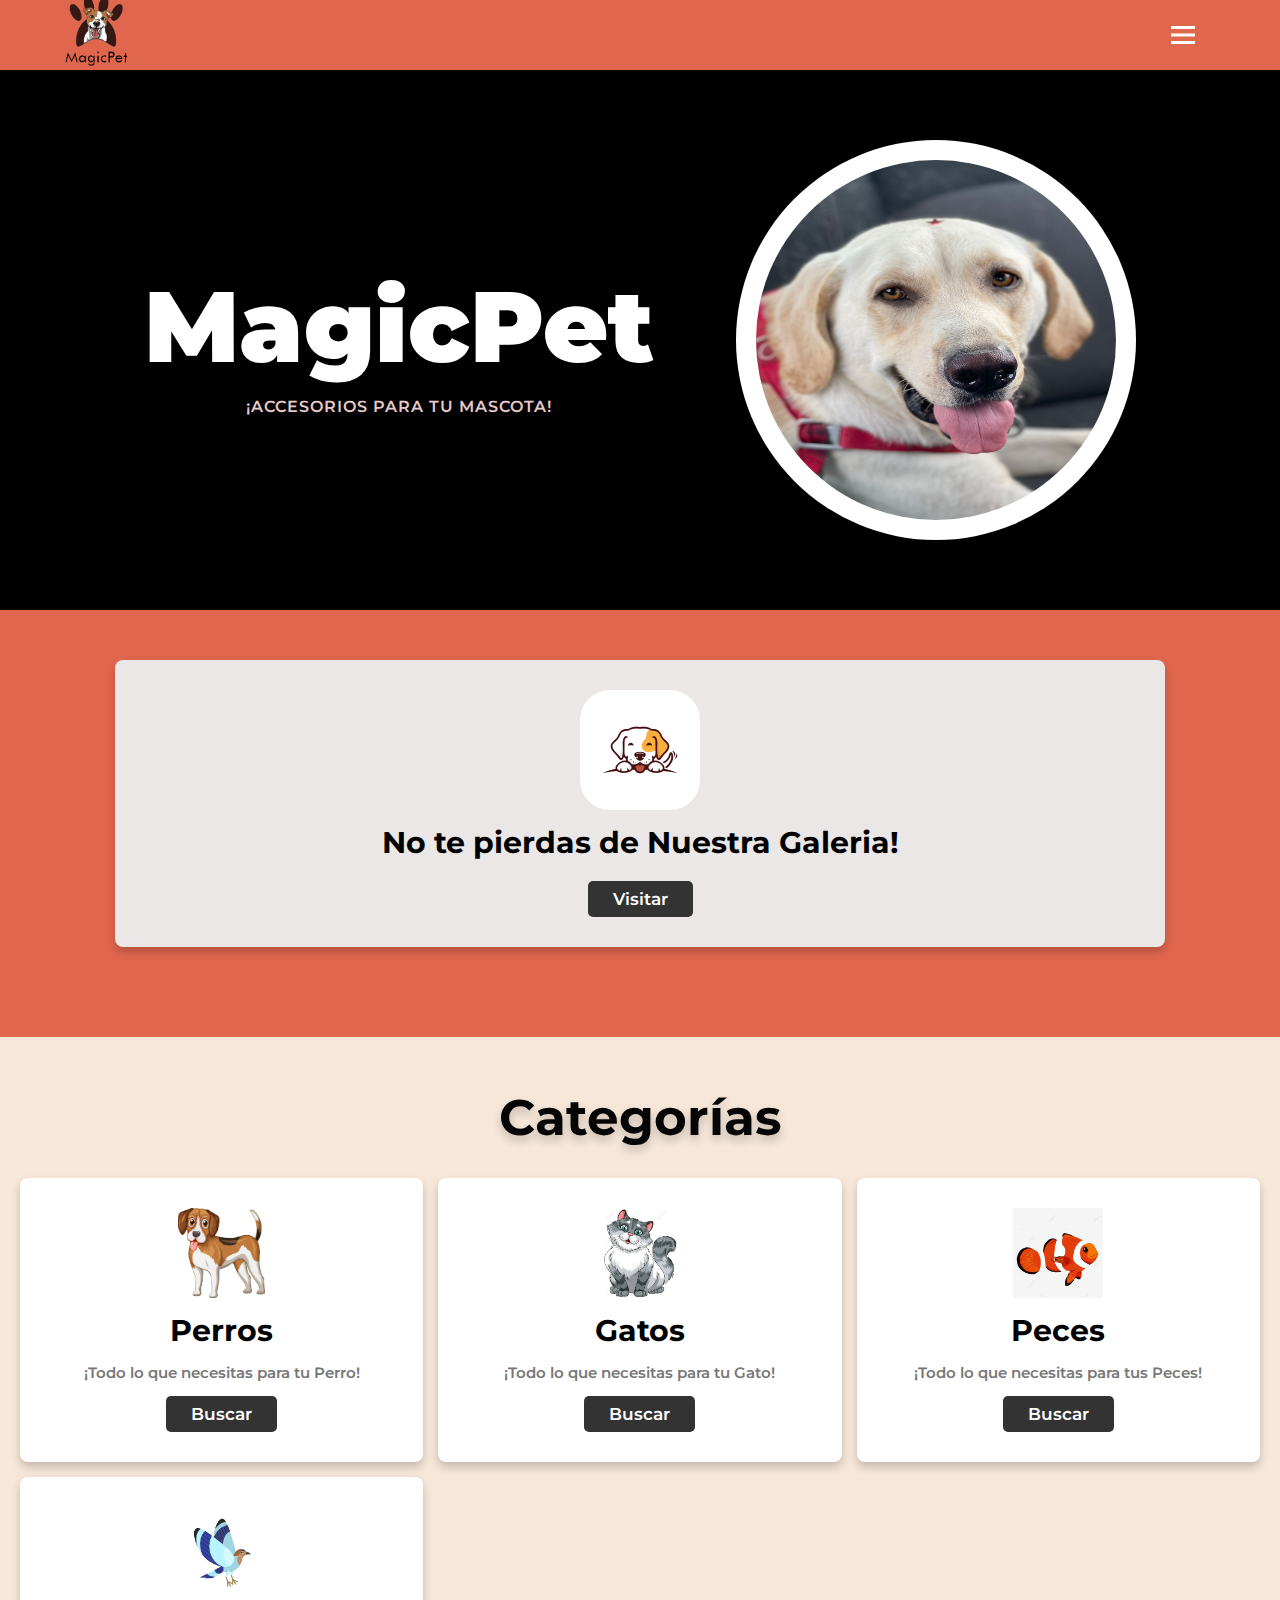
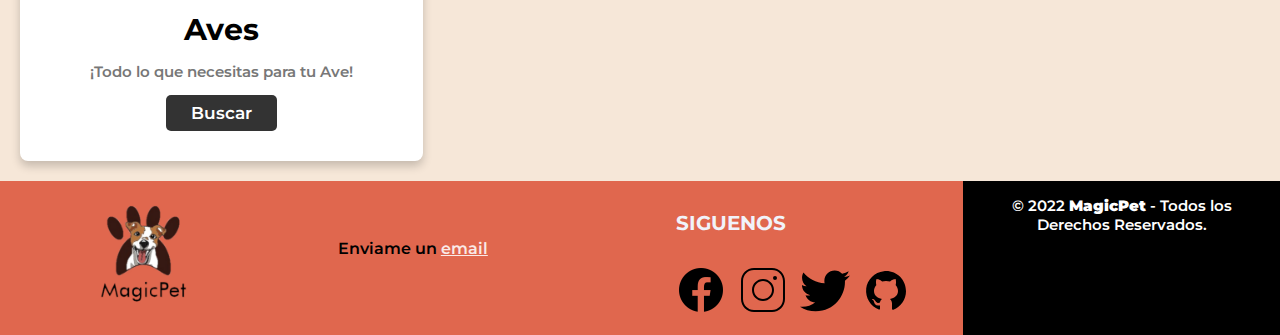
<file: index.html>
<!DOCTYPE html>
<html lang="es">
<head>
    <meta charset="UTF-8">
    <meta http-equiv="X-UA-Compatible" content="IE=edge">
    <meta name="viewport" content="width=device-width, initial-scale=1.0">
    <link rel="stylesheet" href="./style.css">
    <link rel="stylesheet" href="./style-menu.css">
    <link rel="icon" href="./images/MagicPetLogo.png">
    <!-- fonts-->
    <link rel="preconnect" href="https://fonts.googleapis.com">
    <link rel="preconnect" href="https://fonts.gstatic.com" crossorigin>
    <link href="https://fonts.googleapis.com/css2?family=Roboto:wght@300;700&display=swap" rel="stylesheet">
    <link rel="preconnect" href="https://fonts.googleapis.com">
    <link rel="preconnect" href="https://fonts.gstatic.com" crossorigin>
    <link href="https://fonts.googleapis.com/css2?family=Alata&display=swap" rel="stylesheet">

    
    <title>MagicPet</title>
</head>
<body>
    <header>
    <nav class="menu">
        <section class="menu__container">
            <h1 class="menu__logo">
               <a href="./index.html"> <img src="./images/logoprincipal.png" class="menu_logo" alt=""></a>
            </h1>

            <ul class="menu__links">
                <li class="menu__item">
                    <a href="/index.html" class="menu__link">Inicio</a>
                </li>
    
                <li class="menu__item menu__item--show">
                    <a href="#" class="menu__link">Categorías<img src="./images/arrow.svg" class="menu__arrow"></a>
    
                    <ul class="menu__nesting">
                        <li class="menu__inside">
                            <a href="./categorias/perros.html" class="menu__link menu__link--inside">Perros</a>
                        </li>
                        <li class="menu__inside">
                            <a href="./categorias/gatos.html" class="menu__link menu__link--inside">Gatos</a>
                        </li>
                        <li class="menu__inside">
                            <a href="./categorias/peces.html" class="menu__link menu__link--inside">Peces</a>
                        </li>
                        <li class="menu__inside">
                            <a href="./categorias/aves.html" class="menu__link menu__link--inside">Aves</a>
                        </li>
                    </ul>
                </li>
    
                <li class="menu__item  menu__item--show">
                    <a href="#" class="menu__link">Cuenta<img src="./images/arrow.svg" class="menu__arrow"></a>
    
                    <ul class="menu__nesting">
                        <li class="menu__inside">
                            <a href="./forms/index.html" class="menu__link menu__link--inside">Iniciar Sesión</a>
                        </li>
                        <li class="menu__inside">
                            <a href="./forms/registro.html" class="menu__link menu__link--inside">Registrarse</a>
                        </li>
                    </ul>
                </li> 

                <li class="menu__item">
                    <a href="./Galeria/index.html" class="menu__link">Galeria</a>
                </li>
            </ul>
            <div class="menu__hamburguer">
                <img src="./images/menu.svg" class="menu__img">
            </div>
        </section>

    </nav>
    </header>
    <!-- banner -->
    <section class="bio-container">
        <div class="bio-banner">
          <div class="bio-details">
            <h1>MagicPet</h1>
            <p>¡Accesorios para tu mascota!</p>
          </div>
          <figure>
            <img class="bio-img" src="./images/paco.jpeg">
          </figure>
        </div>
      </section>

      <div class="container1">
        <div class="box-container1">
    
            <div class="box1">
                <img src="./images/layout.webp">
                <h3>No te pierdas de Nuestra Galeria!</h3>
                <a href="./Galeria/index.html" class="btn1">Visitar</a>
            </div>
        </div>
      </div>

    <!-- card -->
    <div class="container">

        <h1 class="heading">Categorías</h1>
    
        <div class="box-container">
    
            <div class="box">
                <img src="./images/perros.jpg" alt="">
                <h3>Perros</h3>
                <p>¡Todo lo que necesitas para tu Perro!</p>
                <a href="./categorias/perros.html" class="btn">Buscar</a>
            </div>
    
            <div class="box">
                <img src="./images/gato.webp" alt="">
                <h3>Gatos</h3>
                <p>¡Todo lo que necesitas para tu Gato!</p>
                <a href="./categorias/gatos.html" class="btn">Buscar</a>
            </div>
    
            <div class="box">
                <img src="./images/peces.jpg" alt="">
                <h3>Peces</h3>
                <p>¡Todo lo que necesitas para tus Peces!</p>
                <a href="./categorias/peces.html" class="btn">Buscar</a>
            </div>

            <div class="box">
                <img src="./images/aves.webp" alt="">
                <h3>Aves</h3>
                <p>¡Todo lo que necesitas para tu Ave!</p>
                <a href="./categorias/aves.html" class="btn">Buscar</a>
            </div>
        </div>
    </div>
    <script src="./app.js"></script>

<!-- footer -->
<footer class="pie-pagina">  
    <div class="grupo-1">
        <div class="box">
            <figure>
                <a href="#">
                    <img src="./images/MagicPetLogo.png">
                </a>
            </figure>
        </div>

        <div class="contact">
            <p class="contact-email">Enviame un <a href="bren.itzel14@gmail.com"> email</a></p>
        </div>

        <div class="box">
            <h2>SIGUENOS</h2>
            <div class="red-social">
                <a href="https://www.facebook.com/brendaitzel.montanodominguez.77" class="fa fa-facebook"> <img src="./images/icons8-facebook-50.png">  </a>
                <a href="https://instagram.com/brenditzel?r=nametag" class="fa fa-instagram"> <img src="./images/icons8-instagram.svg" ></a>
                <a href="https://twitter.com/codigofacilito?s=21&t=BoHloCmq9PblSfdcbf7h1A" class="fa fa-twitter"> <img src="./images/icons8-twitter.svg"></a>
                <a href="https://github.com/brendaitzel1" class="fa fa-github"> <img src="./images/icons8-github.svg"></a>
            </div>

        </div>
    </div>
    <div class="grupo-2">
        <small>&copy; 2022 <b> MagicPet</b> - Todos los Derechos Reservados.</small>
    </div>
</footer>
</body>
</html>
</file>
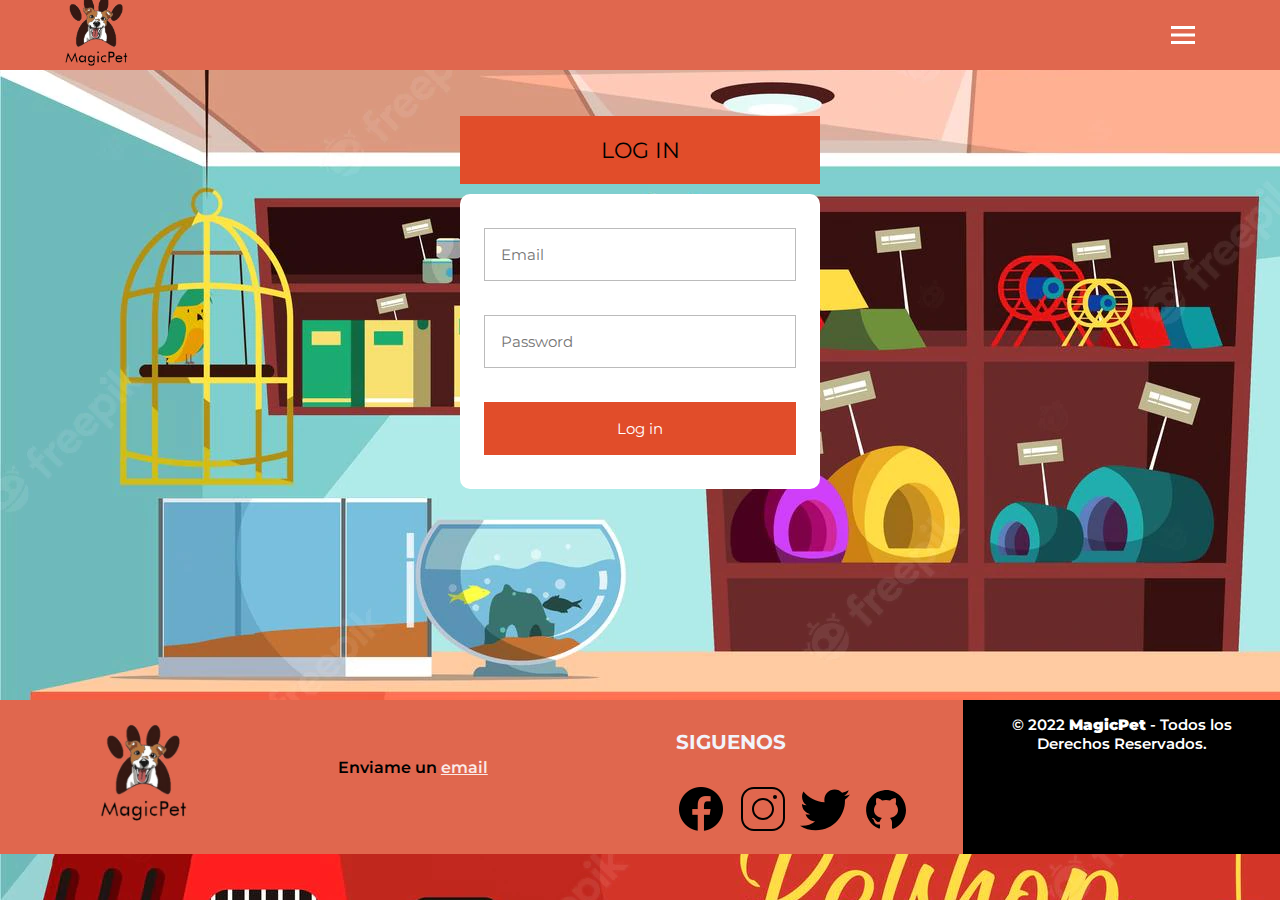
<file: forms/index.html>
<!DOCTYPE html>
<html lang="es">
<head>
    <meta charset="UTF-8">
    <meta http-equiv="X-UA-Compatible" content="IE=edge">
    <meta name="viewport" content="width=device-width, initial-scale=1.0">
    <link rel="stylesheet" href="/style-menu.css">
    <link rel="stylesheet" href="./style.css">
    <link rel="icon" href="/images/MagicPetLogo.png">
    <!-- responsive -->
    <link rel="preconnect" href="https://fonts.googleapis.com">
    <link rel="preconnect" href="https://fonts.gstatic.com" crossorigin>
    <link href="https://fonts.googleapis.com/css2?family=Roboto:wght@300;700&display=swap" rel="stylesheet">
    <title>MagicPet</title>
</head>
<body>
    <header>
    <nav class="menu">
        <section class="menu__container">
            <h1 class="menu__logo">
               <a href="/index.html"> <img src="/images/logoprincipal.png" class="menu_logo" alt=""></a>
            </h1>

            <ul class="menu__links">
                <li class="menu__item">
                    <a href="/index.html" class="menu__link">Inicio</a>
                </li>
    
                <li class="menu__item menu__item--show">
                    <a href="#" class="menu__link">Categorías <img src="/images/arrow.svg" class="menu__arrow"></a>
    
                    <ul class="menu__nesting">
                        <li class="menu__inside">
                            <a href="/categorias/perros.html" class="menu__link menu__link--inside">Perros</a>
                        </li>
                        <li class="menu__inside">
                            <a href="/categorias/gatos.html" class="menu__link menu__link--inside">Gatos</a>
                        </li>
                        <li class="menu__inside">
                            <a href="/categorias/peces.html" class="menu__link menu__link--inside">Peces</a>
                        </li>
                        <li class="menu__inside">
                            <a href="/categorias/aves.html" class="menu__link menu__link--inside">Aves</a>
                        </li>
                    </ul>
                </li>
    
                <li class="menu__item  menu__item--show">
                    <a href="#" class="menu__link">Cuenta<img src="/images/arrow.svg" class="menu__arrow"></a>
    
                    <ul class="menu__nesting">
                        <li class="menu__inside">
                            <a href="/forms/index.html" class="menu__link menu__link--inside">Iniciar Sesión</a>
                        </li>
                        <li class="menu__inside">
                            <a href="/forms/registro.html" class="menu__link menu__link--inside">Registrarse</a>
                        </li>
                    </ul>
                </li> 

                <li class="menu__item">
                    <a href="/Galeria/index.html" class="menu__link">Galeria</a>
                </li>
            </ul>

            <div class="menu__hamburguer">
                <img src="/images/menu.svg" class="menu__img">
            </div>
        </section>

    </nav>
    </header>

    <!-- Log in --> 

    <div class="login">
        
        <h2 class="login-header">Log in</h2>
      
        <form class="login-container">
          <p><input type="email" placeholder="Email"></p>
          <p><input type="password" placeholder="Password"></p>
          <p><input type="submit" value="Log in"></p>
        </form>
      </div>

      <script src="/app.js"></script>

<!-- footer -->
<footer class="pie-pagina">  
    <div class="grupo-1">
        <div class="box">
            <figure>
                <a href="#">
                    <img src="/images/MagicPetLogo.png">
                </a>
            </figure>
        </div>

        <div class="contact">
            <p class="contact-email">Enviame un <a href="bren.itzel14@gmail.com"> email</a></p>
        </div>

        <div class="box">
            <h2>SIGUENOS</h2>
            <div class="red-social">
                <a href="https://www.facebook.com/brendaitzel.montanodominguez.77" class="fa fa-facebook"> <img src="/images/icons8-facebook-50.png">  </a>
                <a href="https://instagram.com/brenditzel?r=nametag" class="fa fa-instagram"> <img src="/images/icons8-instagram.svg" ></a>
                <a href="https://twitter.com/codigofacilito?s=21&t=BoHloCmq9PblSfdcbf7h1A" class="fa fa-twitter"> <img src="/images/icons8-twitter.svg"></a>
                <a href="https://github.com/brendaitzel1" class="fa fa-github"> <img src="/images/icons8-github.svg"></a>
            </div>

        </div>
    </div>
    <div class="grupo-2">
        <small>&copy; 2022 <b> MagicPet</b> - Todos los Derechos Reservados.</small>
    </div>
</footer>
</body>
</html>
</file>
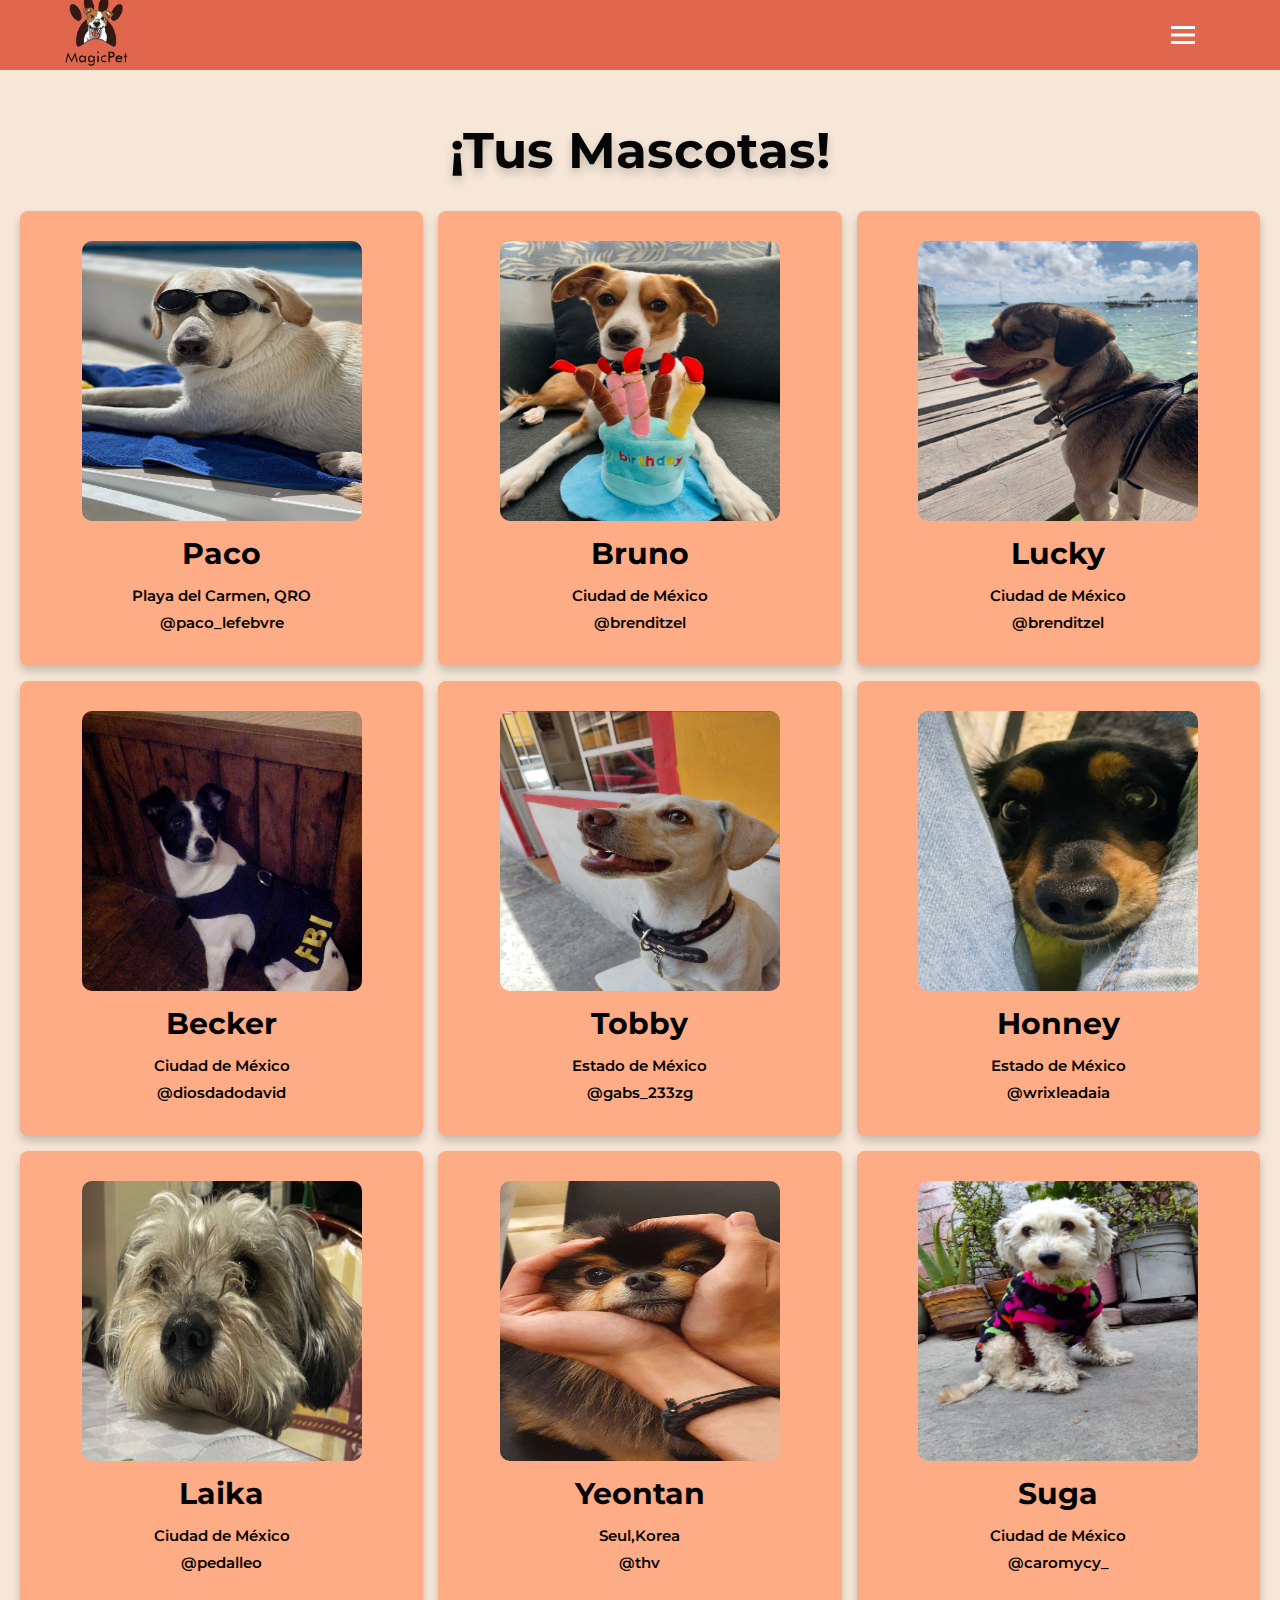
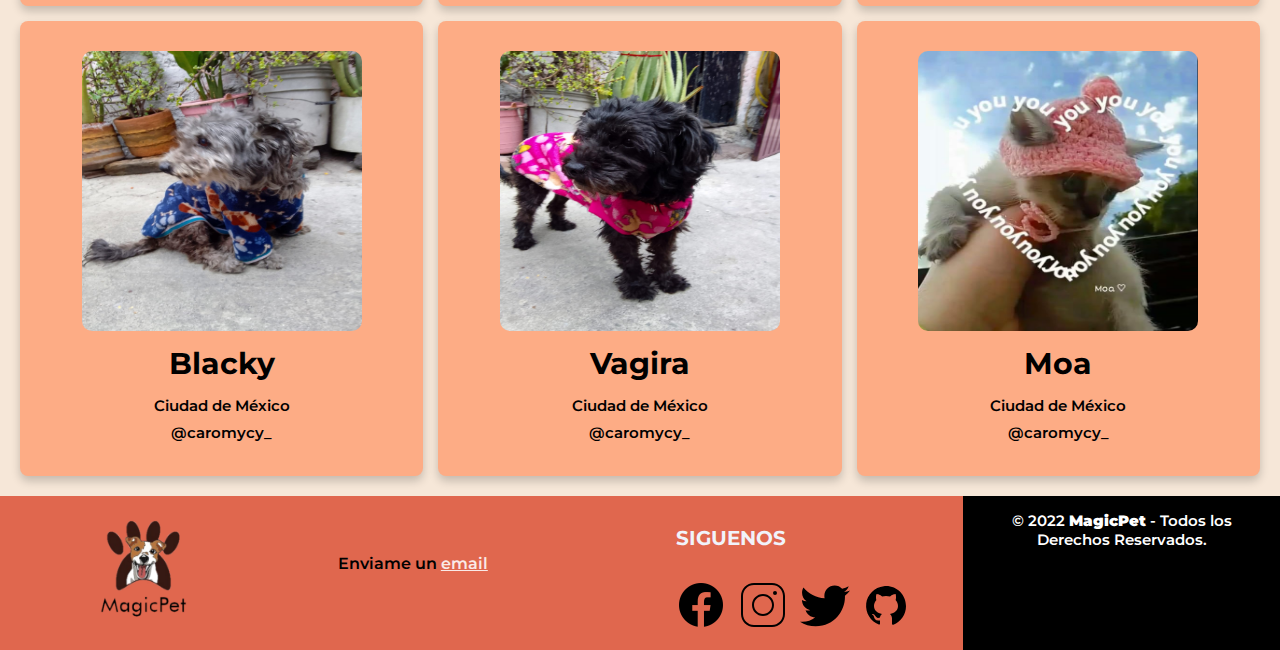
<file: Galeria/index.html>
<!DOCTYPE html>
<html lang="es">
<head>
    <meta charset="UTF-8">
    <meta http-equiv="X-UA-Compatible" content="IE=edge">
    <meta name="viewport" content="width=device-width, initial-scale=1.0">
    <link rel="stylesheet" href="/style-menu.css">
    <link rel="stylesheet" href="./style.css">
    <link rel="icon" href="./images/MagicPetLogo.png">
    <!-- responsive -->
    <link rel="preconnect" href="https://fonts.googleapis.com">
    <link rel="preconnect" href="https://fonts.gstatic.com" crossorigin>
    <link href="https://fonts.googleapis.com/css2?family=Roboto:wght@300;700&display=swap" rel="stylesheet">
    
    <title>MagicPet</title>
</head>
<body>
    <header>
    <nav class="menu">
        <section class="menu__container">
            <h1 class="menu__logo">
               <a href="/index.html"> <img src="/images/logoprincipal.png" class="menu_logo" alt=""></a>
            </h1>

            <ul class="menu__links">
                <li class="menu__item">
                    <a href="/index.html" class="menu__link">Inicio</a>
                </li>
    
                <li class="menu__item menu__item--show">
                    <a href="#" class="menu__link">Categorías <img src="/images/arrow.svg" class="menu__arrow"></a>
    
                    <ul class="menu__nesting">
                        <li class="menu__inside">
                            <a href="/categorias/perros.html" class="menu__link menu__link--inside">Perros</a>
                        </li>
                        <li class="menu__inside">
                            <a href="/categorias/gatos.html" class="menu__link menu__link--inside">Gatos</a>
                        </li>
                        <li class="menu__inside">
                            <a href="/categorias/peces.html" class="menu__link menu__link--inside">Peces</a>
                        </li>
                        <li class="menu__inside">
                            <a href="/categorias/aves.html" class="menu__link menu__link--inside">Aves</a>
                        </li>
                    </ul>
                </li>
    
                <li class="menu__item  menu__item--show">
                    <a href="#" class="menu__link">Cuenta<img src="/images/arrow.svg" class="menu__arrow"></a>
    
                    <ul class="menu__nesting">
                        <li class="menu__inside">
                            <a href="/forms/index.html" class="menu__link menu__link--inside">Iniciar Sesión</a>
                        </li>
                        <li class="menu__inside">
                            <a href="/forms/registro.html" class="menu__link menu__link--inside">Registrarse</a>
                        </li>
                    </ul>
                </li> 

                <li class="menu__item">
                    <a href="/Galeria/index.html" class="menu__link">Galeria</a>
                </li>
            </ul>

            <div class="menu__hamburguer">
                <img src="/images/menu.svg" class="menu__img">
            </div>
        </section>

    </nav>
    </header>
     
     <!-- galeria -->
    <div class="container">

        <h1 class="heading">¡Tus Mascotas!</h1>
    
        <div class="box-container">
    
            <div class="box">
                <img src="./img/img1.jpeg" alt="">
                <h3>Paco</h3>
                <p>Playa del Carmen, QRO</p>
                <p>@paco_lefebvre</p>
            </div>
    
            <div class="box">
                <img src="./img/img2.jpeg" alt="">
                <h3>Bruno</h3>
                <p>Ciudad de México</p>
                <p>@brenditzel</p>
            </div>
    
            <div class="box">
                <img src="./img/img3.jpeg" alt="">
                <h3>Lucky</h3>
                <p>Ciudad de México</p>
                <p>@brenditzel</p>
            </div>

            <div class="box">
                <img src="./img/img4.jpeg" alt="">
                <h3>Becker</h3>
                <p>Ciudad de México</p>
                <p>@diosdadodavid</p>
            </div>

            <div class="box">
                <img src="./img/img6.jpeg" alt="">
                <h3>Tobby</h3>
                <p>Estado de México</p>
                <p>@gabs_233zg</p>
            </div>

            <div class="box">
                <img src="./img/img5.jpeg" alt="">
                <h3>Honney</h3>
                <p>Estado de México</p>
                <p>@wrixleadaia</p>
            </div>

            <div class="box">
                <img src="./img/img7.jpeg" alt="">
                <h3>Laika</h3>
                <p>Ciudad de México</p>
                <p>@pedalleo</p>
            </div>

            <div class="box">
                <img src="./img/img8.jpeg" alt="">
                <h3>Yeontan</h3>
                <p>Seul,Korea</p>
                <p>@thv</p>
            </div>

            <div class="box">
                <img src="./img/img9.jpeg" alt="">
                <h3>Suga</h3>
                <p>Ciudad de México</p>
                <p>@caromycy_</p>
            </div>

            <div class="box">
                <img src="./img/img10.jpeg" alt="">
                <h3>Blacky</h3>
                <p>Ciudad de México</p>
                <p>@caromycy_</p>
            </div>

            <div class="box">
                <img src="./img/img11.jpeg" alt="">
                <h3>Vagira</h3>
                <p>Ciudad de México</p>
                <p>@caromycy_</p>
            </div>

            <div class="box">
                <img src="./img/img12.jpeg" alt="">
                <h3>Moa</h3>
                <p>Ciudad de México</p>
                <p>@caromycy_</p>
            </div>


        </div>
    </div>
    <script src="/app.js"></script>


    <!-- footer -->
<footer class="pie-pagina">  
    <div class="grupo-1">
        <div class="box">
            <figure>
                <a href="#">
                    <img src="/images/MagicPetLogo.png">
                </a>
            </figure>
        </div>

        <div class="contact">
            <p class="contact-email">Enviame un <a href="bren.itzel14@gmail.com"> email</a></p>
        </div>

        <div class="box">
            <h2>SIGUENOS</h2>
            <div class="red-social">
                <a href="https://www.facebook.com/brendaitzel.montanodominguez.77" class="fa fa-facebook"> <img src="/images/icons8-facebook-50.png">  </a>
                <a href="https://instagram.com/brenditzel?r=nametag" class="fa fa-instagram"> <img src="/images/icons8-instagram.svg" ></a>
                <a href="https://twitter.com/codigofacilito?s=21&t=BoHloCmq9PblSfdcbf7h1A" class="fa fa-twitter"> <img src="/images/icons8-twitter.svg"></a>
                <a href="https://github.com/brendaitzel1" class="fa fa-github"> <img src="/images/icons8-github.svg"></a>
            </div>

        </div>
    </div>
    <div class="grupo-2">
        <small>&copy; 2022 <b> MagicPet</b> - Todos los Derechos Reservados.</small>
    </div>
</footer>
</body>
</html>
</file>
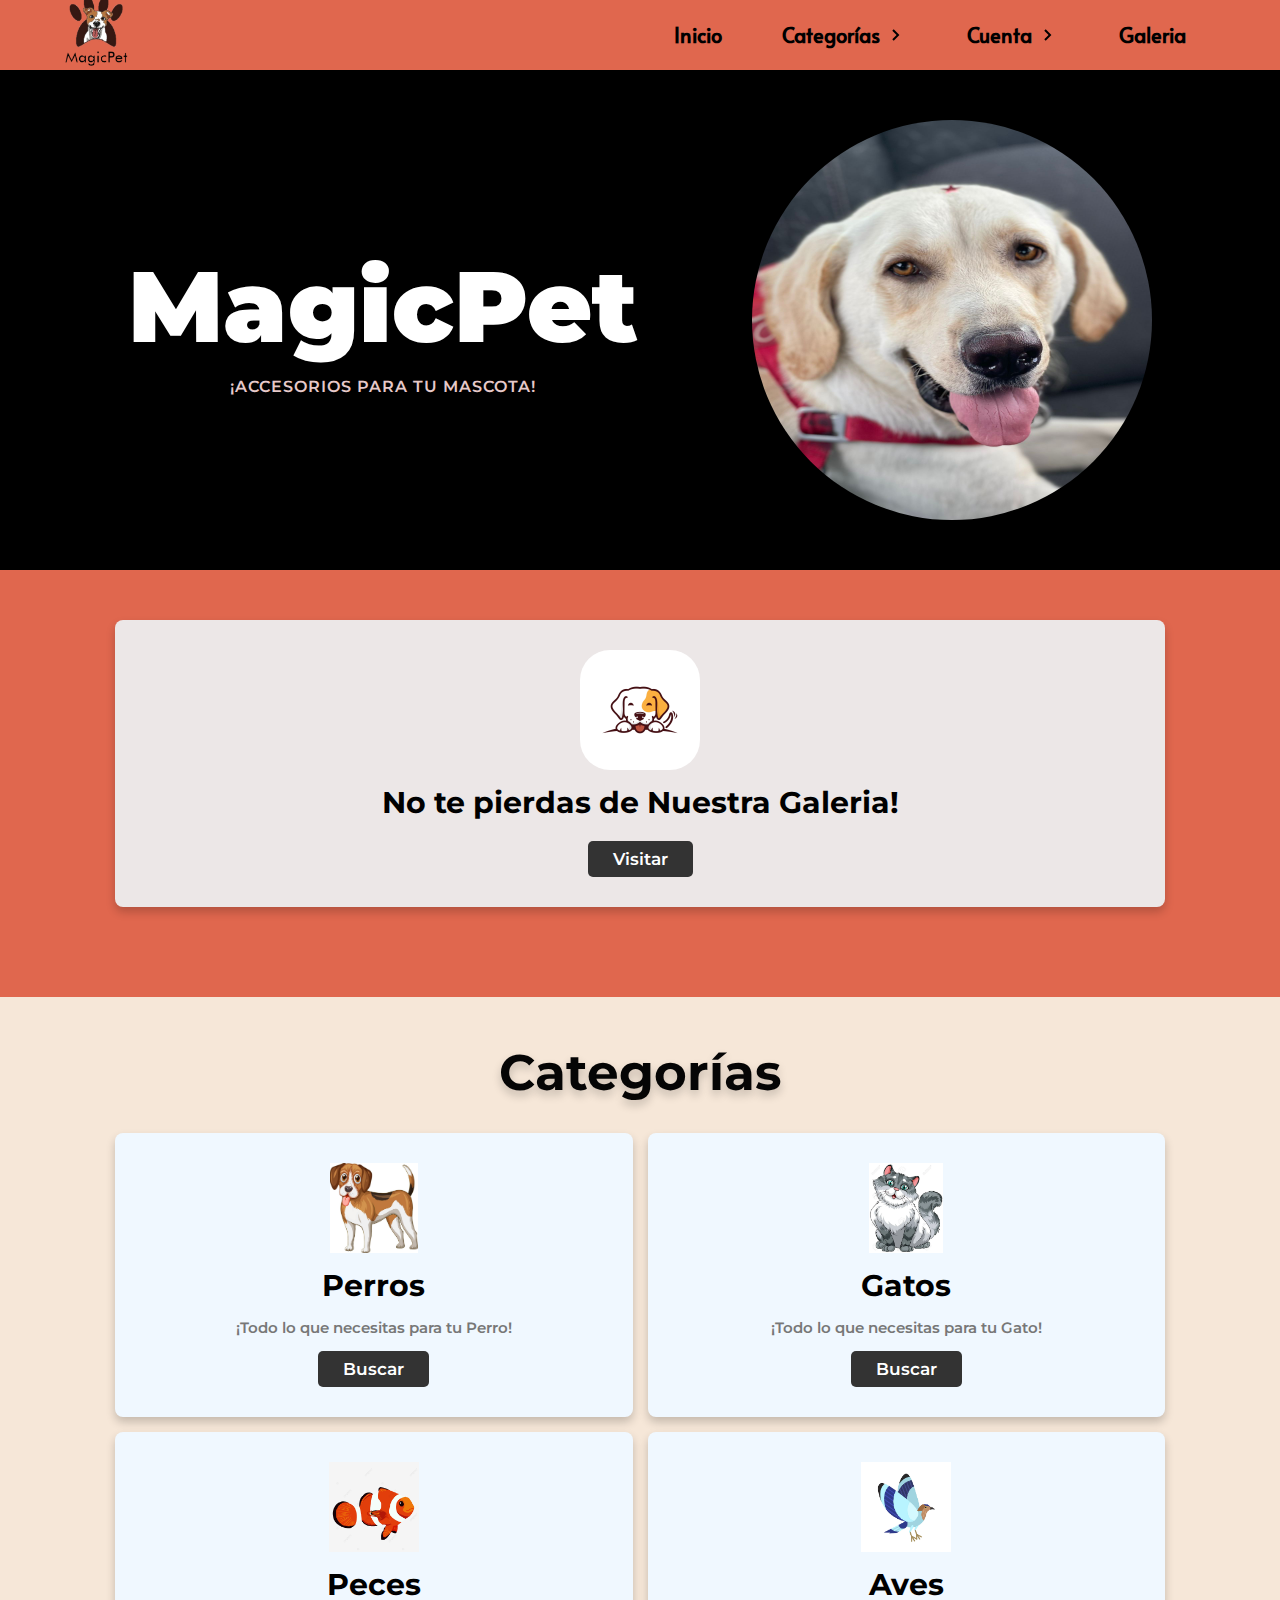
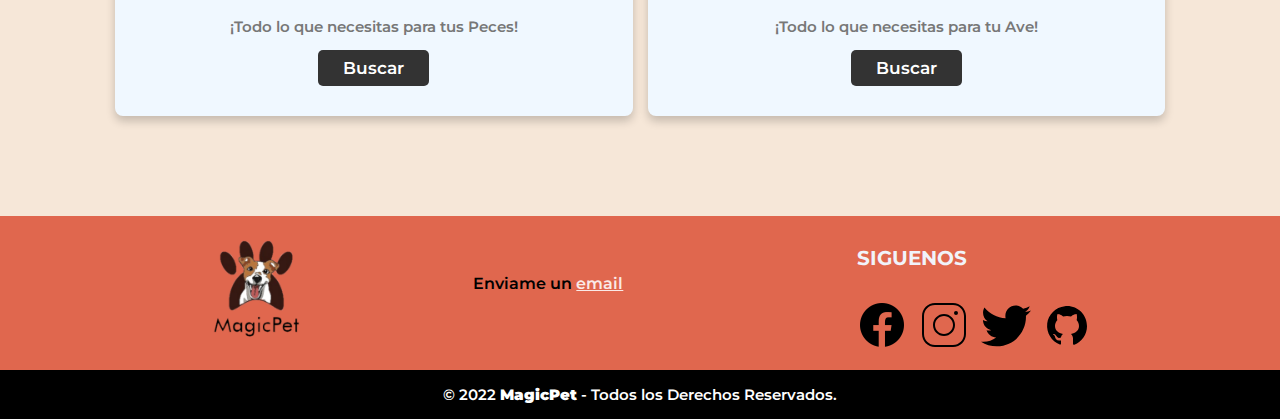
<file: Principal/index.html>
<!DOCTYPE html>
<html lang="es">
<head>
    <meta charset="UTF-8">
    <meta http-equiv="X-UA-Compatible" content="IE=edge">
    <meta name="viewport" content="width=device-width, initial-scale=1.0">
    <link rel="stylesheet" href="style-menu.css">
    <link rel="stylesheet" href="style.css">
    <link rel="icon" href="/images/MagicPetLogo.png">
    <!-- fonts-->
    <link rel="preconnect" href="https://fonts.googleapis.com">
    <link rel="preconnect" href="https://fonts.gstatic.com" crossorigin>
    <link href="https://fonts.googleapis.com/css2?family=Roboto:wght@300;700&display=swap" rel="stylesheet">
    <link rel="preconnect" href="https://fonts.googleapis.com">
    <link rel="preconnect" href="https://fonts.gstatic.com" crossorigin>
    <link href="https://fonts.googleapis.com/css2?family=Alata&display=swap" rel="stylesheet">

    
    <title>MagicPet</title>
</head>
<body>
    <header>
    <nav class="menu">
        <section class="menu__container">
            <h1 class="menu__logo">
               <a href="/Principal/index.html"> <img src="/images/logoprincipal.png" class="menu_logo" alt=""></a>
            </h1>

            <ul class="menu__links">
                <li class="menu__item">
                    <a href="/Principal/index.html" class="menu__link">Inicio</a>
                </li>
    
                <li class="menu__item menu__item--show">
                    <a href="/Principal/index.html" class="menu__link">Categorías<img src="/images/arrow.svg" class="menu__arrow"></a>
    
                    <ul class="menu__nesting">
                        <li class="menu__inside">
                            <a href="/categorias/perros.html" class="menu__link menu__link--inside">Perros</a>
                        </li>
                        <li class="menu__inside">
                            <a href="/categorias/gatos.html" class="menu__link menu__link--inside">Gatos</a>
                        </li>
                        <li class="menu__inside">
                            <a href="/categorias/peces.html" class="menu__link menu__link--inside">Peces</a>
                        </li>
                        <li class="menu__inside">
                            <a href="/categorias/aves.html" class="menu__link menu__link--inside">Aves</a>
                        </li>
                    </ul>
                </li>
    
                <li class="menu__item  menu__item--show">
                    <a href="/Principal/index.html" class="menu__link">Cuenta<img src="/images/arrow.svg" class="menu__arrow"></a>
    
                    <ul class="menu__nesting">
                        <li class="menu__inside">
                            <a href="/forms/index.html" class="menu__link menu__link--inside">Iniciar Sesión</a>
                        </li>
                        <li class="menu__inside">
                            <a href="/forms/registro.html" class="menu__link menu__link--inside">Registrarse</a>
                        </li>
                    </ul>
                </li> 

                <li class="menu__item">
                    <a href="/Galeria/index.html" class="menu__link">Galeria</a>
                </li>
            </ul>
            <div class="menu__hamburguer">
                <img src="/images/menu.svg" class="menu__img">
            </div>
        </section>

    </nav>
    </header>
    <!-- banner -->
    <section class="bio-container">
        <div class="bio-banner">
          <div class="bio-details">
            <h1>MagicPet</h1>
            <p>¡Accesorios para tu mascota!</p>
          </div>
          <figure>
            <img class="bio-img" src="/images/paco.jpeg">
          </figure>
        </div>
      </section>

      <div class="container1">
        <div class="box-container1">
    
            <div class="box1">
                <img src="/images/layout.webp">
                <h3>No te pierdas de Nuestra Galeria!</h3>
                <a href="/Galeria/index.html" class="btn1">Visitar</a>
            </div>
        </div>
      </div>

    <!-- card -->
    <div class="container">

        <h1 class="heading">Categorías</h1>
    
        <div class="box-container">
    
            <div class="box">
                <img src="/images/perros.jpg" alt="">
                <h3>Perros</h3>
                <p>¡Todo lo que necesitas para tu Perro!</p>
                <a href="/categorias/perros.html" class="btn">Buscar</a>
            </div>
    
            <div class="box">
                <img src="/images/gato.webp" alt="">
                <h3>Gatos</h3>
                <p>¡Todo lo que necesitas para tu Gato!</p>
                <a href="/categorias/gatos.html" class="btn">Buscar</a>
            </div>
    
            <div class="box">
                <img src="/images/peces.jpg" alt="">
                <h3>Peces</h3>
                <p>¡Todo lo que necesitas para tus Peces!</p>
                <a href="/categorias/peces.html" class="btn">Buscar</a>
            </div>

            <div class="box">
                <img src="/images/aves.webp" alt="">
                <h3>Aves</h3>
                <p>¡Todo lo que necesitas para tu Ave!</p>
                <a href="/categorias/aves.html" class="btn">Buscar</a>
            </div>
        </div>
    </div>
    <script src="/Principal/app.js"></script>

<!-- footer -->
<footer class="pie-pagina">  
    <div class="grupo-1">
        <div class="box">
            <figure>
                <a href="#">
                    <img src="/images/MagicPetLogo.png">
                </a>
            </figure>
        </div>

        <div class="contact">
            <p class="contact-email">Enviame un <a href="bren.itzel14@gmail.com"> email</a></p>
        </div>

        <div class="box">
            <h2>SIGUENOS</h2>
            <div class="red-social">
                <a href="https://www.facebook.com/brendaitzel.montanodominguez.77" class="fa fa-facebook"> <img src="/images/icons8-facebook-50.png">  </a>
                <a href="https://instagram.com/brenditzel?r=nametag" class="fa fa-instagram"> <img src="/images/icons8-instagram.svg" ></a>
                <a href="https://twitter.com/codigofacilito?s=21&t=BoHloCmq9PblSfdcbf7h1A" class="fa fa-twitter"> <img src="/images/icons8-twitter.svg"></a>
                <a href="https://github.com/brendaitzel1" class="fa fa-github"> <img src="/images/icons8-github.svg"></a>
            </div>

        </div>
    </div>
    <div class="grupo-2">
        <small>&copy; 2022 <b> MagicPet</b> - Todos los Derechos Reservados.</small>
    </div>
</footer>
</body>
</html>
</file>
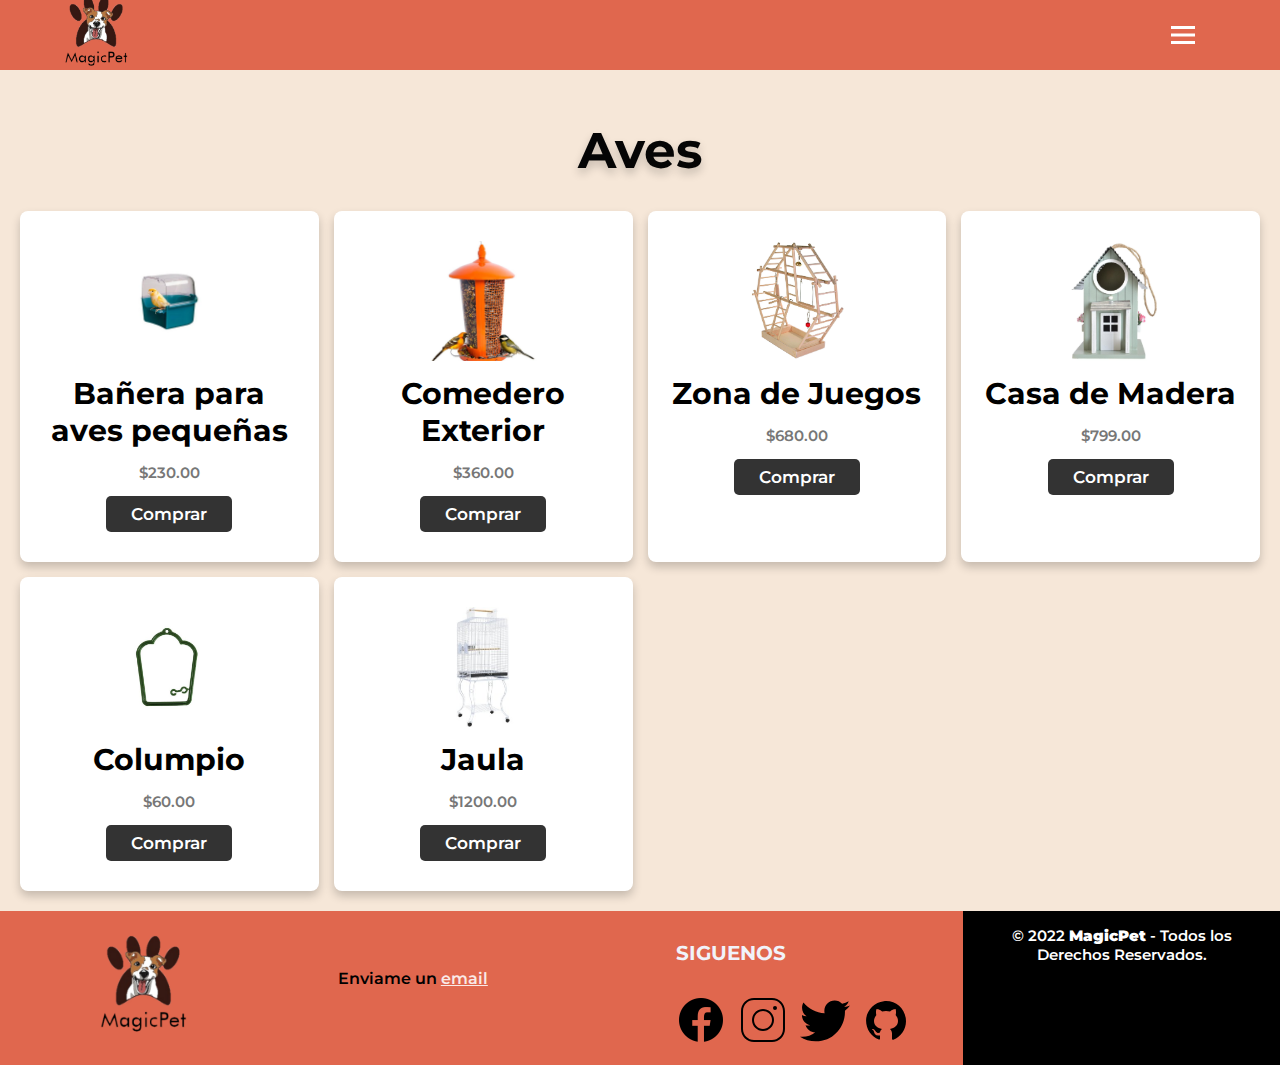
<file: categorias/aves.html>
<!DOCTYPE html>
<html lang="es">
<head>
    <meta charset="UTF-8">
    <meta http-equiv="X-UA-Compatible" content="IE=edge">
    <meta name="viewport" content="width=device-width, initial-scale=1.0">
    <link rel="stylesheet" href="./style.css">
    <link rel="stylesheet" href="/style-menu.css">
    <link rel="icon" href="/images/MagicPetLogo.png">
    <!-- responsive -->
    <link rel="preconnect" href="https://fonts.googleapis.com">
    <link rel="preconnect" href="https://fonts.gstatic.com" crossorigin>
    <link href="https://fonts.googleapis.com/css2?family=Roboto:wght@300;700&display=swap" rel="stylesheet">
    <title>MagicPet</title>
</head>
<body>
    <header>
    <nav class="menu">
        <section class="menu__container">
            <h1 class="menu__logo">
               <a href="/index.html"> <img src="/images/logoprincipal.png" class="menu_logo"></a>
            </h1>

            <ul class="menu__links">
                <li class="menu__item">
                    <a href="/index.html" class="menu__link">Inicio</a>
                </li>
    
                <li class="menu__item menu__item--show">
                    <a href="#" class="menu__link">Categorías <img src="/images/arrow.svg" class="menu__arrow"></a>
    
                    <ul class="menu__nesting">
                        <li class="menu__inside">
                            <a href="./perros.html" class="menu__link menu__link--inside">Perros</a>
                        </li>
                        <li class="menu__inside">
                            <a href="./gatos.html" class="menu__link menu__link--inside">Gatos</a>
                        </li>
                        <li class="menu__inside">
                            <a href="./peces.html" class="menu__link menu__link--inside">Peces</a>
                        </li>
                        <li class="menu__inside">
                            <a href="./aves.html" class="menu__link menu__link--inside">Aves</a>
                        </li>
                    </ul>
                </li>
    
                <li class="menu__item  menu__item--show">
                    <a href="#" class="menu__link">Cuenta<img src="/images/arrow.svg" class="menu__arrow"></a>
    
                    <ul class="menu__nesting">
                        <li class="menu__inside">
                            <a href="/forms/index.html" class="menu__link menu__link--inside">Iniciar Sesión</a>
                        </li>
                        <li class="menu__inside">
                            <a href="/forms/registro.html" class="menu__link menu__link--inside">Registrarse</a>
                        </li>
                    </ul>
                </li> 

                <li class="menu__item">
                    <a href="/Galeria/index.html" class="menu__link">Galeria</a>
                </li>

            </ul>

            <div class="menu__hamburguer">
                <img src="/images/menu.svg" class="menu__img">
            </div>
        </section>

    </nav>
    </header>

     <!-- card -->
     <div class="container">

        <h1 class="heading">Aves</h1>
    
        <div class="box-container">
    
            <div class="box">
                <img src="./img/bañera-ave.webp">
                <h3>Bañera para aves pequeñas</h3>
                <p>$230.00</p>
                <a href="./aves.html" class="btn">Comprar</a>
            </div>
    
            <div class="box">
                <img src="./img/comedero-ave.jpg">
                <h3>Comedero Exterior</h3>
                <p>$360.00</p>
                <a href="./aves.html" class="btn">Comprar</a>
            </div>
    
            <div class="box">
                <img src="./img/juego-ave.jpg">
                <h3>Zona de Juegos</h3>
                <p>$680.00</p>
                <a href="./aves.html" class="btn">Comprar</a>
            </div>

            <div class="box">
                <img src="./img/casa-ave.avif">
                <h3>Casa de Madera</h3>
                <p>$799.00</p>
                <a href="./aves.html" class="btn">Comprar</a>
            </div>

            <div class="box">
                <img src="./img/columpio-ave.jpg">
                <h3>Columpio</h3>
                <p>$60.00</p>
                <a href="./aves.html" class="btn">Comprar</a>
            </div>

            <div class="box">
                <img src="./img/jaula-ave.jpg">
                <h3>Jaula</h3>
                <p>$1200.00</p>
                <a href="./aves.html" class="btn">Comprar</a>
            </div>
        </div>
    </div>
    <script src="/app.js"></script>
</body>


<!-- footer -->
<footer class="pie-pagina">  
    <div class="grupo-1">
        <div class="box">
            <figure>
                <a href="#">
                    <img src="/images/MagicPetLogo.png">
                </a>
            </figure>
        </div>

        <div class="contact">
            <p class="contact-email">Enviame un <a href="bren.itzel14@gmail.com"> email</a></p>
        </div>

        <div class="box">
            <h2>SIGUENOS</h2>
            <div class="red-social">
                <a href="https://www.facebook.com/brendaitzel.montanodominguez.77" class="fa fa-facebook"> <img src="/images/icons8-facebook-50.png">  </a>
                <a href="https://instagram.com/brenditzel?r=nametag" class="fa fa-instagram"> <img src="/images/icons8-instagram.svg" ></a>
                <a href="https://twitter.com/codigofacilito?s=21&t=BoHloCmq9PblSfdcbf7h1A" class="fa fa-twitter"> <img src="/images/icons8-twitter.svg"></a>
                <a href="https://github.com/brendaitzel1" class="fa fa-github"> <img src="/images/icons8-github.svg"></a>
            </div>

        </div>
    </div>
    <div class="grupo-2">
        <small>&copy; 2022 <b> MagicPet</b> - Todos los Derechos Reservados.</small>
    </div>
</footer>
</html>
</file>
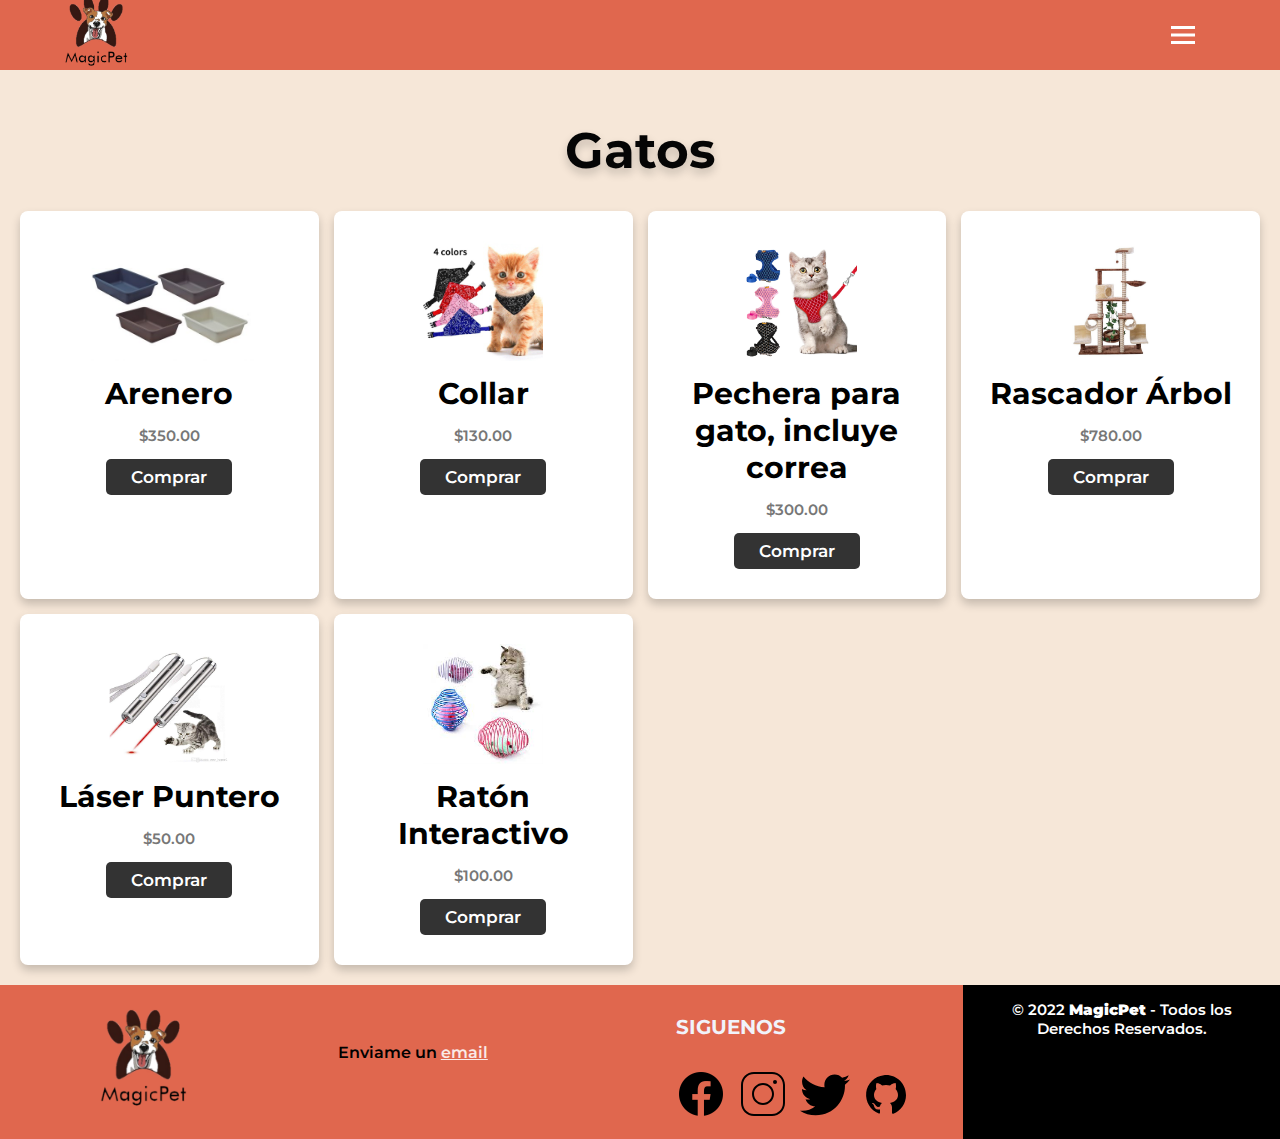
<file: categorias/gatos.html>
<!DOCTYPE html>
<html lang="es">
<head>
    <meta charset="UTF-8">
    <meta http-equiv="X-UA-Compatible" content="IE=edge">
    <meta name="viewport" content="width=device-width, initial-scale=1.0">
    <link rel="stylesheet" href="./style.css">
    <link rel="stylesheet" href="/style-menu.css">
    <link rel="icon" href="/images/MagicPetLogo.png">
    <!-- responsive -->
    <link rel="preconnect" href="https://fonts.googleapis.com">
    <link rel="preconnect" href="https://fonts.gstatic.com" crossorigin>
    <link href="https://fonts.googleapis.com/css2?family=Roboto:wght@300;700&display=swap" rel="stylesheet">
    <title>MagicPet</title>
</head>
<body>
    <header>
    <nav class="menu">
        <section class="menu__container">
            <h1 class="menu__logo">
               <a href="/index.html"> <img src="/images/logoprincipal.png" class="menu_logo"></a>
            </h1>

            <ul class="menu__links">
                <li class="menu__item">
                    <a href="/index.html" class="menu__link">Inicio</a>
                </li>
    
                <li class="menu__item menu__item--show">
                    <a href="#" class="menu__link">Categorías <img src="/images/arrow.svg" class="menu__arrow"></a>
    
                    <ul class="menu__nesting">
                        <li class="menu__inside">
                            <a href="./perros.html" class="menu__link menu__link--inside">Perros</a>
                        </li>
                        <li class="menu__inside">
                            <a href="./gatos.html" class="menu__link menu__link--inside">Gatos</a>
                        </li>
                        <li class="menu__inside">
                            <a href="./peces.html" class="menu__link menu__link--inside">Peces</a>
                        </li>
                        <li class="menu__inside">
                            <a href="./aves.html" class="menu__link menu__link--inside">Aves</a>
                        </li>
                    </ul>
                </li>
    
                <li class="menu__item  menu__item--show">
                    <a href="#" class="menu__link">Cuenta<img src="/images/arrow.svg" class="menu__arrow"></a>
    
                    <ul class="menu__nesting">
                        <li class="menu__inside">
                            <a href="/forms/index.html" class="menu__link menu__link--inside">Iniciar Sesión</a>
                        </li>
                        <li class="menu__inside">
                            <a href="/forms/registro.html" class="menu__link menu__link--inside">Registrarse</a>
                        </li>
                    </ul>
                </li> 

                <li class="menu__item">
                    <a href="/Galeria/index.html" class="menu__link">Galeria</a>
                </li>
    
            </ul>

            <div class="menu__hamburguer">
                <img src="/images/menu.svg" class="menu__img">
            </div>
        </section>

    </nav>
    </header>
     <!-- card -->
     <div class="container">

        <h1 class="heading">Gatos</h1>
    
        <div class="box-container">
    
            <div class="box">
                <img src="./img/Arenero-gato.jpg" alt="">
                <h3>Arenero</h3>
                <p>$350.00</p>
                <a href="./gatos.html" class="btn">Comprar</a>
            </div>
    
            <div class="box">
                <img src="./img/Collar-gato.jfif" alt="">
                <h3>Collar</h3>
                <p>$130.00</p>
                <a href="./gatos.html" class="btn">Comprar</a>
            </div>
    
            <div class="box">
                <img src="./img/pechera-gato.webp" alt="">
                <h3>Pechera para gato, incluye correa</h3>
                <p>$300.00</p>
                <a href="./gatos.html" class="btn">Comprar</a>
            </div>

            <div class="box">
                <img src="./img/Rascador-gato.jpg" alt="">
                <h3>Rascador Árbol</h3>
                <p>$780.00</p>
                <a href="./gatos.html" class="btn">Comprar</a>
            </div>

            <div class="box">
                <img src="./img/laser-gato.jpg" alt="">
                <h3>Láser Puntero</h3>
                <p>$50.00</p>
                <a href="./gatos.html" class="btn">Comprar</a>
            </div>

            <div class="box">
                <img src="./img/raton-gato.jfif" alt="">
                <h3>Ratón Interactivo</h3>
                <p>$100.00</p>
                <a href="./gatos.html" class="btn">Comprar</a>
            </div>
        </div>
    </div>
    <script src="/app.js"></script>
</body>

<!-- footer -->
<footer class="pie-pagina">  
    <div class="grupo-1">
        <div class="box">
            <figure>
                <a href="#">
                    <img src="/images/MagicPetLogo.png" alt="Logo del equipo">
                </a>
            </figure>
        </div>

        <div class="contact">
            <p class="contact-email">Enviame un <a href="bren.itzel14@gmail.com"> email</a></p>
        </div>

        <div class="box">
            <h2>SIGUENOS</h2>
            <div class="red-social">
                <a href="https://www.facebook.com/brendaitzel.montanodominguez.77" class="fa fa-facebook"> <img src="/images/icons8-facebook-50.png">  </a>
                <a href="https://instagram.com/brenditzel?r=nametag" class="fa fa-instagram"> <img src="/images/icons8-instagram.svg" ></a>
                <a href="https://twitter.com/codigofacilito?s=21&t=BoHloCmq9PblSfdcbf7h1A" class="fa fa-twitter"> <img src="/images/icons8-twitter.svg"></a>
                <a href="https://github.com/brendaitzel1" class="fa fa-github"> <img src="/images/icons8-github.svg"></a>
            </div>

        </div>
    </div>
    <div class="grupo-2">
        <small>&copy; 2022 <b> MagicPet</b> - Todos los Derechos Reservados.</small>
    </div>
</footer>
</html>
</file>
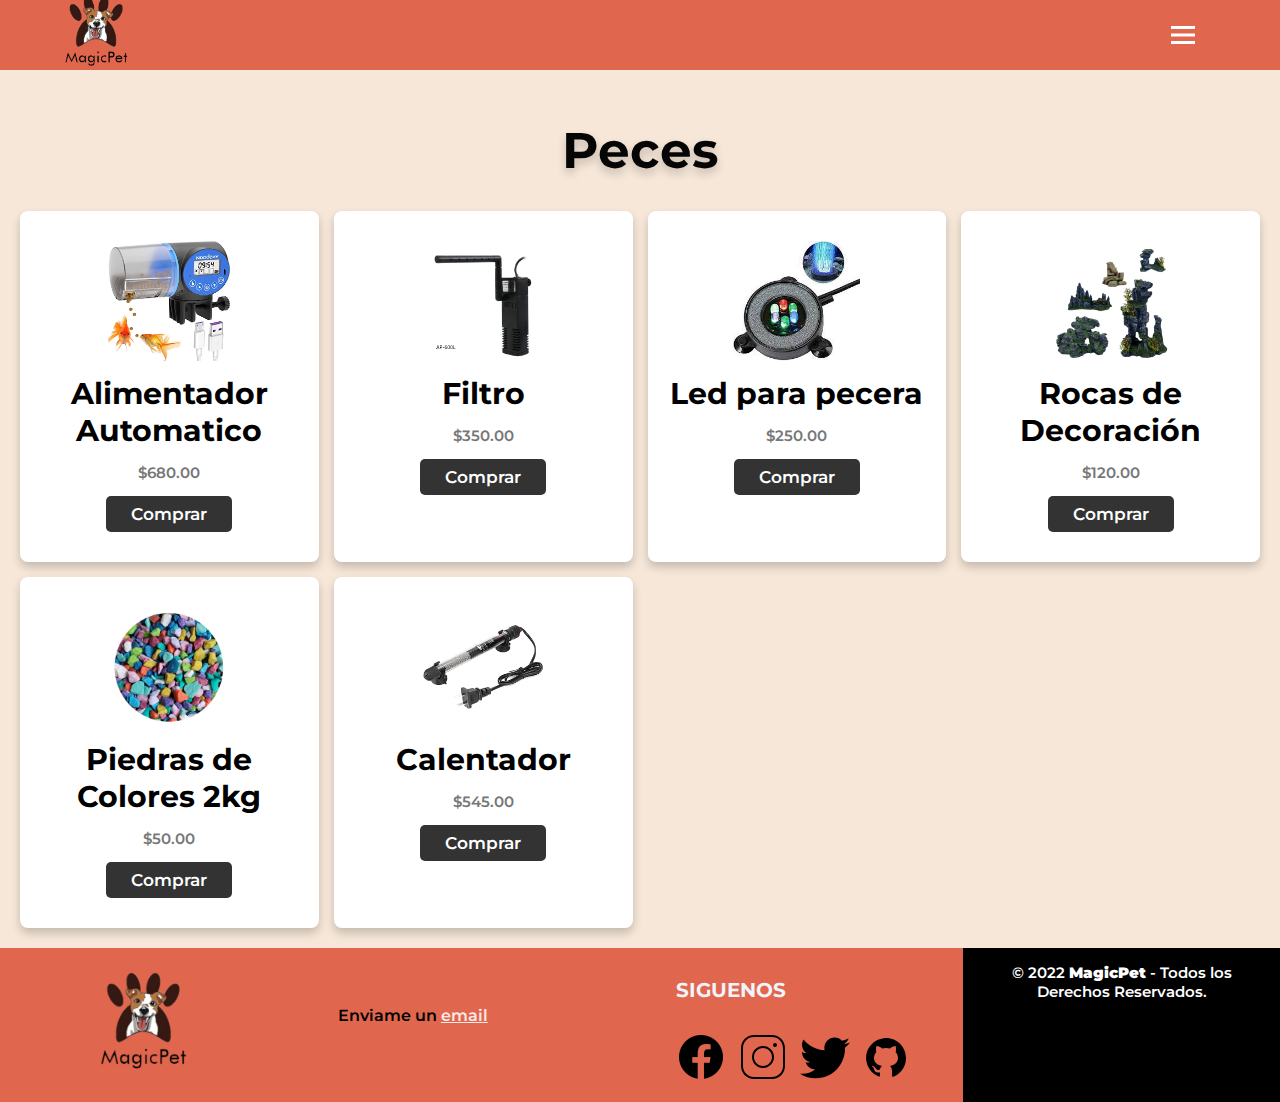
<file: categorias/peces.html>
<!DOCTYPE html>
<html lang="es">
<head>
    <meta charset="UTF-8">
    <meta http-equiv="X-UA-Compatible" content="IE=edge">
    <meta name="viewport" content="width=device-width, initial-scale=1.0">
    <link rel="stylesheet" href="./style.css">
    <link rel="stylesheet" href="/style-menu.css">
    <link rel="icon" href="/images/MagicPetLogo.png">
    <!-- responsive -->
    <link rel="preconnect" href="https://fonts.googleapis.com">
    <link rel="preconnect" href="https://fonts.gstatic.com" crossorigin>
    <link href="https://fonts.googleapis.com/css2?family=Roboto:wght@300;700&display=swap" rel="stylesheet">
    <title>MagicPet</title>
</head>
<body>
    <header>
    <nav class="menu">
        <section class="menu__container">
            <h1 class="menu__logo">
               <a href="/index.html"> <img src="/images/logoprincipal.png" class="menu_logo"></a>
            </h1>

            <ul class="menu__links">
                <li class="menu__item">
                    <a href="/index.html" class="menu__link">Inicio</a>
                </li>
    
                <li class="menu__item menu__item--show">
                    <a href="#" class="menu__link">Categorías <img src="/images/arrow.svg" class="menu__arrow"></a>
    
                    <ul class="menu__nesting">
                        <li class="menu__inside">
                            <a href="./perros.html" class="menu__link menu__link--inside">Perros</a>
                        </li>
                        <li class="menu__inside">
                            <a href="./gatos.html" class="menu__link menu__link--inside">Gatos</a>
                        </li>
                        <li class="menu__inside">
                            <a href="./peces.html" class="menu__link menu__link--inside">Peces</a>
                        </li>
                        <li class="menu__inside">
                            <a href="./aves.html" class="menu__link menu__link--inside">Aves</a>
                        </li>
                    </ul>
                </li>
    
                <li class="menu__item  menu__item--show">
                    <a href="#" class="menu__link">Cuenta<img src="/images/arrow.svg" class="menu__arrow"></a>
    
                    <ul class="menu__nesting">
                        <li class="menu__inside">
                            <a href="/forms/index.html" class="menu__link menu__link--inside">Iniciar Sesión</a>
                        </li>
                        <li class="menu__inside">
                            <a href="/forms/registro.html" class="menu__link menu__link--inside">Registrarse</a>
                        </li>
                    </ul>
                </li> 

                <li class="menu__item">
                    <a href="/Galeria/index.html" class="menu__link">Galeria</a>
                </li>
            </ul>

            <div class="menu__hamburguer">
                <img src="/images/menu.svg" class="menu__img">
            </div>
        </section>

    </nav>
    </header>

     <!-- card -->
     <div class="container">

        <h1 class="heading">Peces</h1>
    
        <div class="box-container">
    
            <div class="box">
                <img src="./img/alimentador-peces.jpg">
                <h3>Alimentador Automatico</h3>
                <p>$680.00</p>
                <a href="./peces.html" class="btn">Comprar</a>
            </div>
    
            <div class="box">
                <img src="./img/filtro-peces.jpg" >
                <h3>Filtro</h3>
                <p>$350.00</p>
                <a href="./peces.html" class="btn">Comprar</a>
            </div>
    
            <div class="box">
                <img src="./img/led-peces.jfif" >
                <h3>Led para pecera</h3>
                <p>$250.00</p>
                <a href="./peces.html" class="btn">Comprar</a>
            </div>

            <div class="box">
                <img src="./img/rocas-peces.jpg">
                <h3>Rocas de Decoración</h3>
                <p>$120.00</p>
                <a href="./peces.html" class="btn">Comprar</a>
            </div>

            <div class="box">
                <img src="./img/piedritas-peces.jpg">
                <h3>Piedras de Colores 2kg</h3>
                <p>$50.00</p>
                <a href="./peces.html" class="btn">Comprar</a>
            </div>

            <div class="box">
                <img src="./img/calentador-peces.jpg">
                <h3>Calentador</h3>
                <p>$545.00</p>
                <a href="./peces.html" class="btn">Comprar</a>
            </div>
        </div>
    </div>
    <script src="/app.js"></script>
</body>

<!-- footer -->
<footer class="pie-pagina">  
    <div class="grupo-1">
        <div class="box">
            <figure>
                <a href="#">
                    <img src="/images/MagicPetLogo.png" alt=Logo del equipo">
                </a>
            </figure>
        </div>

        <div class="contact">
            <p class="contact-email">Enviame un <a href="bren.itzel14@gmail.com"> email</a></p>
        </div>

        <div class="box">
            <h2>SIGUENOS</h2>
            <div class="red-social">
                <a href="https://www.facebook.com/brendaitzel.montanodominguez.77" class="fa fa-facebook"> <img src="/images/icons8-facebook-50.png">  </a>
                <a href="https://instagram.com/brenditzel?r=nametag" class="fa fa-instagram"> <img src="/images/icons8-instagram.svg" ></a>
                <a href="https://twitter.com/codigofacilito?s=21&t=BoHloCmq9PblSfdcbf7h1A" class="fa fa-twitter"> <img src="/images/icons8-twitter.svg"></a>
                <a href="https://github.com/brendaitzel1" class="fa fa-github"> <img src="/images/icons8-github.svg"></a>
            </div>

        </div>
    </div>
    <div class="grupo-2">
        <small>&copy; 2022 <b> MagicPet</b> - Todos los Derechos Reservados.</small>
    </div>
</footer>
</html>
</file>
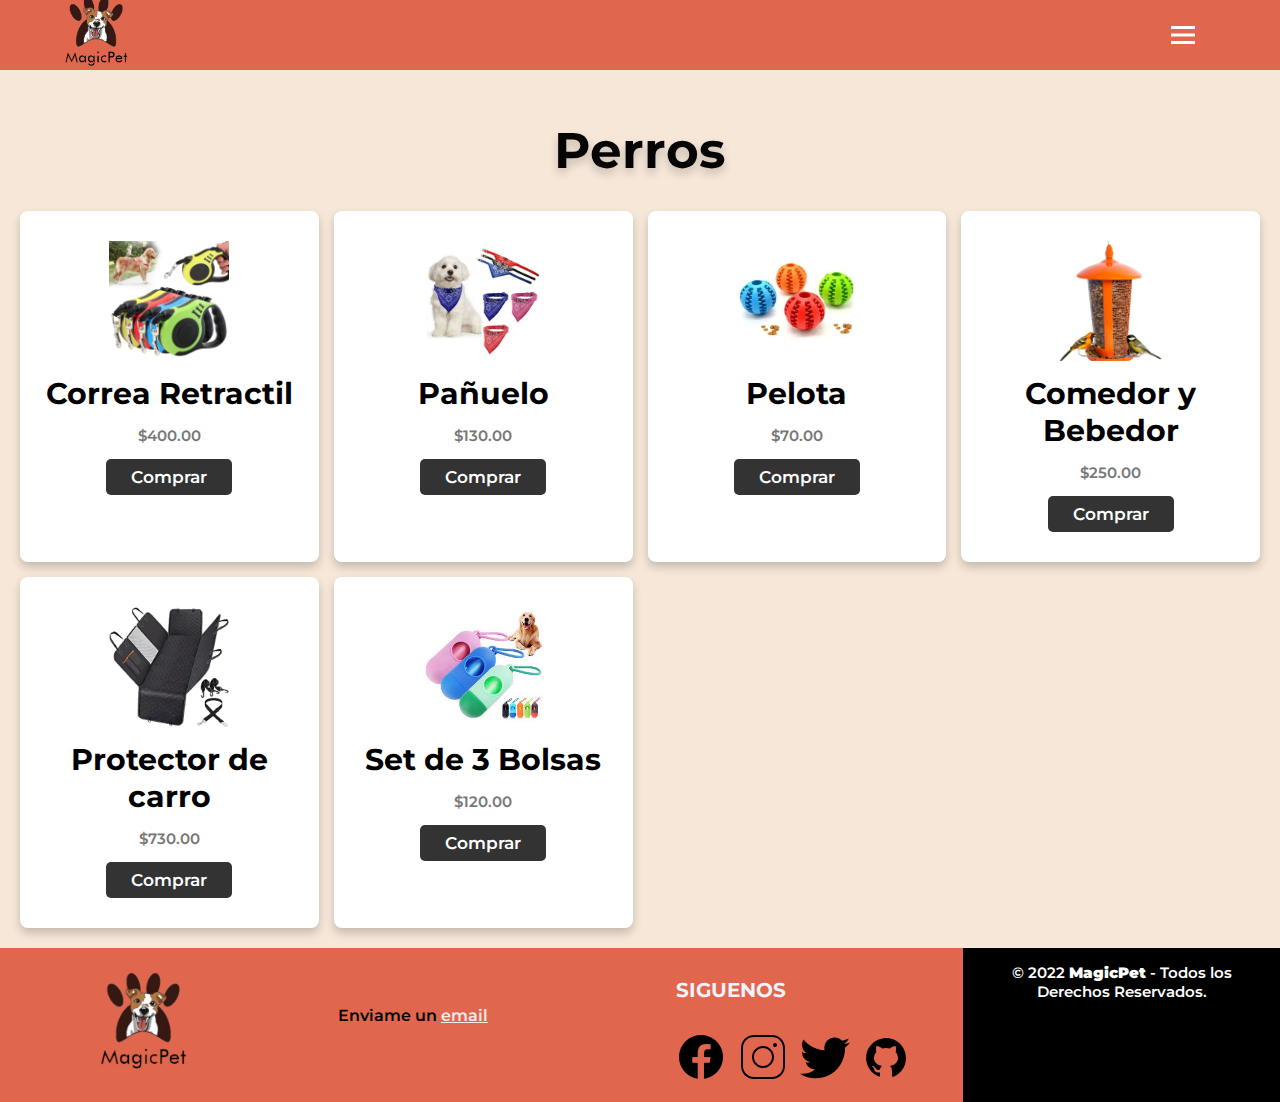
<file: categorias/perros.html>
<!DOCTYPE html>
<html lang="es">
<head>
    <meta charset="UTF-8">
    <meta http-equiv="X-UA-Compatible" content="IE=edge">
    <meta name="viewport" content="width=device-width, initial-scale=1.0">
    <link rel="stylesheet" href="/style-menu.css">
    <link rel="stylesheet" href="./style.css">
    <link rel="icon" href="/images/MagicPetLogo.png">
    <!-- responsive -->
    <link rel="preconnect" href="https://fonts.googleapis.com">
    <link rel="preconnect" href="https://fonts.gstatic.com" crossorigin>
    <link href="https://fonts.googleapis.com/css2?family=Roboto:wght@300;700&display=swap" rel="stylesheet">
    <title>MagicPet</title>
</head>
<body>
    <header>
    <nav class="menu">
        <section class="menu__container">
            <h1 class="menu__logo">
               <a href="/index.html"> <img src="/images/logoprincipal.png" class="menu_logo"></a>
            </h1>

            <ul class="menu__links">
                <li class="menu__item">
                    <a href="/index.html" class="menu__link">Inicio</a>
                </li>
    
                <li class="menu__item menu__item--show">
                    <a href="#" class="menu__link">Categorías <img src="/images/arrow.svg" class="menu__arrow"></a>
    
                    <ul class="menu__nesting">
                        <li class="menu__inside">
                            <a href="./perros.html" class="menu__link menu__link--inside">Perros</a>
                        </li>
                        <li class="menu__inside">
                            <a href="./gatos.html" class="menu__link menu__link--inside">Gatos</a>
                        </li>
                        <li class="menu__inside">
                            <a href="./peces.html" class="menu__link menu__link--inside">Peces</a>
                        </li>
                        <li class="menu__inside">
                            <a href="./aves.html" class="menu__link menu__link--inside">Aves</a>
                        </li>
                    </ul>
                </li>
    
                <li class="menu__item  menu__item--show">
                    <a href="#" class="menu__link">Cuenta<img src="/images/arrow.svg" class="menu__arrow"></a>
    
                    <ul class="menu__nesting">
                        <li class="menu__inside">
                            <a href="/forms/index.html" class="menu__link menu__link--inside">Iniciar Sesión</a>
                        </li>
                        <li class="menu__inside">
                            <a href="/forms/registro.html" class="menu__link menu__link--inside">Registrarse</a>
                        </li>
                    </ul>
                </li> 

                <li class="menu__item">
                    <a href="/Galeria/index.html" class="menu__link">Galeria</a>
                </li>
            </ul>

            <div class="menu__hamburguer">
                <img src="/images/menu.svg" class="menu__img">
            </div>
        </section>

    </nav>
    </header>

     <!-- card -->
     <div class="container">

        <h1 class="heading">Perros</h1>
    
        <div class="box-container">
    
            <div class="box">
                <img src="./img/correa-perro.jpg" alt="">
                <h3>Correa Retractil</h3>
                <p>$400.00</p>
                <a href="./perros.html" class="btn">Comprar</a>
            </div>
    
            <div class="box">
                <img src="./img/pañuelo-perro.jpg" alt="">
                <h3>Pañuelo</h3>
                <p>$130.00</p>
                <a href="./perros.html" class="btn">Comprar</a>
            </div>
    
            <div class="box">
                <img src="./img/Pelota-perro.jpg" alt="">
                <h3>Pelota</h3>
                <p>$70.00</p>
                <a href="./perros.html" class="btn">Comprar</a>
            </div>

            <div class="box">
                <img src="./img/comedero-ave.jpg" alt="">
                <h3>Comedor y Bebedor</h3>
                <p>$250.00</p>
                <a href="./perros.html" class="btn">Comprar</a>
            </div>

            <div class="box">
                <img src="./img/protector-perro.jpg" alt="">
                <h3>Protector de carro</h3>
                <p>$730.00</p>
                <a href="./perros.html" class="btn">Comprar</a>
            </div>

            <div class="box">
                <img src="./img/bolsas-perro.jfif" alt="">
                <h3>Set de 3 Bolsas</h3>
                <p>$120.00</p>
                <a href="./perros.html" class="btn">Comprar</a>
            </div>
        </div>
    </div>
    <script src="/app.js"></script>
</body>

<!-- footer -->
<footer class="pie-pagina">  
    <div class="grupo-1">
        <div class="box">
            <figure>
                <a href="#">
                    <img src="/images/MagicPetLogo.png">
                </a>
            </figure>
        </div>

        <div class="contact">
            <p class="contact-email">Enviame un <a href="bren.itzel14@gmail.com"> email</a></p>
        </div>

        <div class="box">
            <h2>SIGUENOS</h2>
            <div class="red-social">
                <a href="https://www.facebook.com/brendaitzel.montanodominguez.77" class="fa fa-facebook"> <img src="/images/icons8-facebook-50.png">  </a>
                <a href="https://instagram.com/brenditzel?r=nametag" class="fa fa-instagram"> <img src="/images/icons8-instagram.svg" ></a>
                <a href="https://twitter.com/codigofacilito?s=21&t=BoHloCmq9PblSfdcbf7h1A" class="fa fa-twitter"> <img src="/images/icons8-twitter.svg"></a>
                <a href="https://github.com/brendaitzel1" class="fa fa-github"> <img src="/images/icons8-github.svg"></a>
            </div>

        </div>
    </div>
    <div class="grupo-2">
        <small>&copy; 2022 <b> MagicPet</b> - Todos los Derechos Reservados.</small>
    </div>
</footer>
</html>
</file>
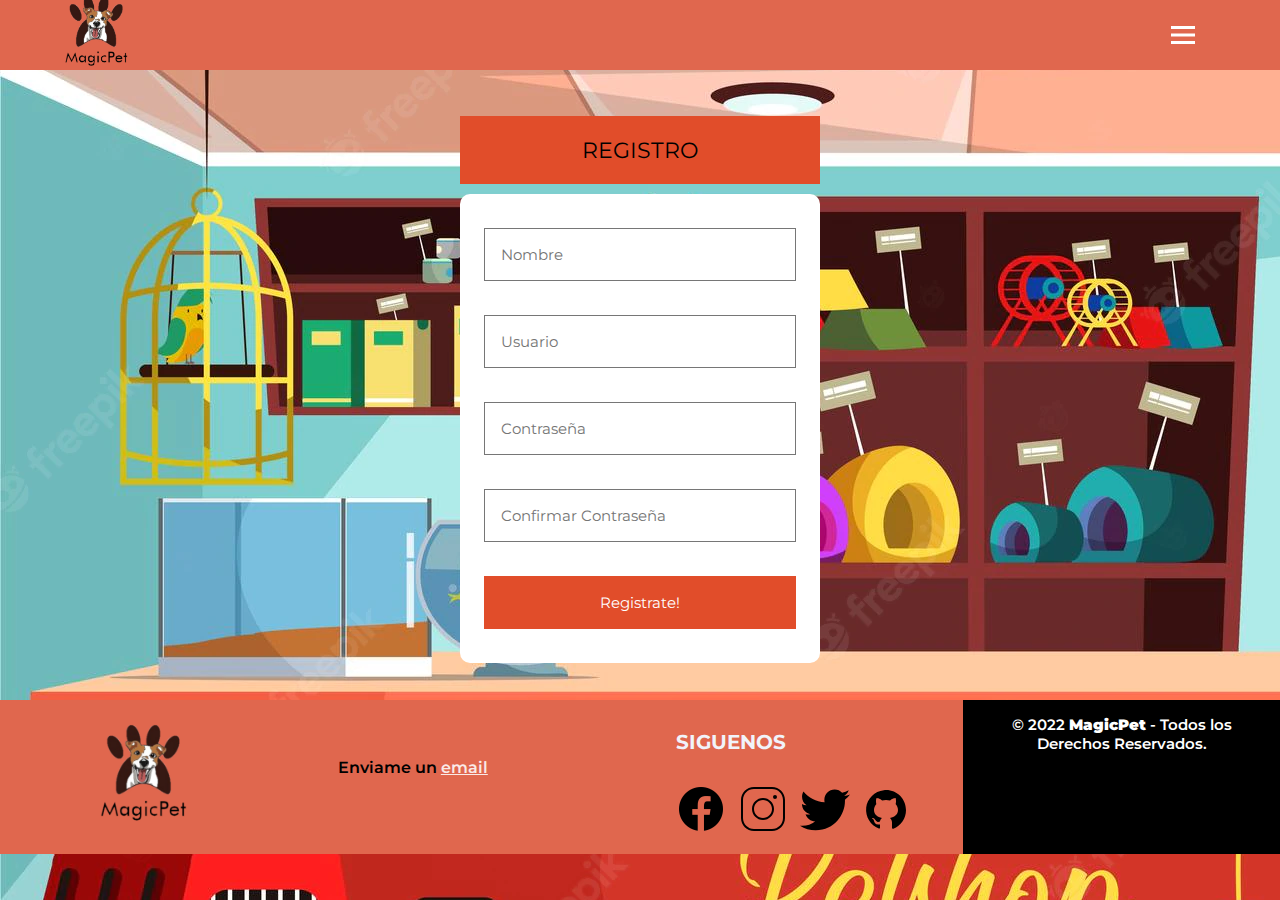
<file: forms/registro.html>
<!DOCTYPE html>
  <html lang="es">
  <head>
    <meta charset="UTF-8">
    <meta http-equiv="X-UA-Compatible" content="IE=edge">
    <meta name="viewport" content="width=device-width, initial-scale=1.0">
    <link rel="stylesheet" href="/style-menu.css">
    <link rel="stylesheet" href="./style.css">
    <link rel="icon" href="/images/MagicPetLogo.png">
    <!-- responsive -->
    <link rel="preconnect" href="https://fonts.googleapis.com">
    <link rel="preconnect" href="https://fonts.gstatic.com" crossorigin>
    <link href="https://fonts.googleapis.com/css2?family=Roboto:wght@300;700&display=swap" rel="stylesheet">
    <title>MagicPet</title>
  </head>
    <body>
    <header>
    <nav class="menu">
        <section class="menu__container">
            <h1 class="menu__logo">
               <a href="#"> <img src="/images/logoprincipal.png" class="menu_logo" alt=""></a>
            </h1>

            <ul class="menu__links">
                <li class="menu__item">
                    <a href="/index.html" class="menu__link">Inicio</a>
                </li>
    
                <li class="menu__item menu__item--show">
                    <a href="/index.html" class="menu__link">Categorías <img src="/images/arrow.svg" class="menu__arrow"></a>
    
                    <ul class="menu__nesting">
                        <li class="menu__inside">
                            <a href="/categorias/perros.html" class="menu__link menu__link--inside">Perros</a>
                        </li>
                        <li class="menu__inside">
                            <a href="/categorias/gatos.html" class="menu__link menu__link--inside">Gatos</a>
                        </li>
                        <li class="menu__inside">
                            <a href="/categorias/peces.html" class="menu__link menu__link--inside">Peces</a>
                        </li>
                        <li class="menu__inside">
                            <a href="/categorias/aves.html" class="menu__link menu__link--inside">Aves</a>
                        </li>
                    </ul>
                </li>
    
                <li class="menu__item  menu__item--show">
                    <a href="#" class="menu__link">Cuenta<img src="/images/arrow.svg" class="menu__arrow"></a>
    
                    <ul class="menu__nesting">
                        <li class="menu__inside">
                            <a href="/forms/index.html" class="menu__link menu__link--inside">Iniciar Sesión</a>
                        </li>
                        <li class="menu__inside">
                            <a href="/forms/registro.html" class="menu__link menu__link--inside">Registrarse</a>
                        </li>
                    </ul>
                </li> 

                <li class="menu__item">
                    <a href="/Galeria/index.html" class="menu__link">Galeria</a>
                </li>
            </ul>

            <div class="menu__hamburguer">
                <img src="/images/menu.svg" class="menu__img">
            </div>
        </section>

    </nav>
    </header>

    <!-- formulario de registro -->

     <div class="registre">
        
        <h2 class="registre-header">Registro</h2>
      
        <form class="registre-container">
          <p><input type="name" placeholder="Nombre"></p>
          <p><input type="user" placeholder="Usuario"></p>
          <p><input type="password" placeholder="Contraseña"></p>
          <p><input type="password" placeholder="Confirmar Contraseña"></p>

          <p><input type="submit" value="Registrate!"></p>
        </form>
      </div>
      <script src="/app.js"></script>

<!-- footer -->
<footer class="pie-pagina">  
    <div class="grupo-1">
        <div class="box">
            <figure>
                <a href="#">
                    <img src="/images/MagicPetLogo.png">
                </a>
            </figure>
        </div>

        <div class="contact">
            <p class="contact-email">Enviame un <a href="bren.itzel14@gmail.com"> email</a></p>
        </div>

        <div class="box">
            <h2>SIGUENOS</h2>
            <div class="red-social">
                <a href="https://www.facebook.com/brendaitzel.montanodominguez.77" class="fa fa-facebook"> <img src="/images/icons8-facebook-50.png">  </a>
                <a href="https://instagram.com/brenditzel?r=nametag" class="fa fa-instagram"> <img src="/images/icons8-instagram.svg" ></a>
                <a href="https://twitter.com/codigofacilito?s=21&t=BoHloCmq9PblSfdcbf7h1A" class="fa fa-twitter"> <img src="/images/icons8-twitter.svg"></a>
                <a href="https://github.com/brendaitzel1" class="fa fa-github"> <img src="/images/icons8-github.svg"></a>
            </div>

        </div>
    </div>
    <div class="grupo-2">
        <small>&copy; 2022 <b> MagicPet</b> - Todos los Derechos Reservados.</small>
    </div>
</footer>
</body>
</html>
</file>
<file: style.css>
/* banner */

.bio-container {
    background-color: #000;
    width: 100%;
  }
  
  .bio-banner {
    margin: 0 auto;
    width: 80%;
    display: flex;
      justify-content: space-between;
    align-items: center;
    height: 500px;
  }
  
  .bio-details h1 {
    color: white;
    font-size: 6.25rem;
    font-weight: 900;
  }
  
  .bio-details p {
    color: rgb(230, 201, 201);
    font-size: 1rem;
    margin-top: 10px;
    text-transform: uppercase;
    text-align: center;
    letter-spacing: 1px;
  }
  
  .bio-img {
    width: 400px;
      height: 400px;
      border-radius: 80%;
      display: flex;
      align-items: center;
      justify-content: space-between;
    background-color: white;
  }

  .container1{
    background: #e0674e;
    padding:50px 9%;
    padding-bottom: 90px;
}

.container1 .box-container1{
    display: grid;
    grid-template-columns: repeat(auto-fit, minmax(370px, 1fr));
    gap:15px;
}

.container1 .box-container1 .box1{
    box-shadow: 0 5px 10px rgba(0,0,0,.2);
    border-radius: 8px;
    background: #ece7e7;
    text-align: center;
    padding:30px 20px;
}

.container1 .box-container1 .box1 img{
    height: 120px;
    border-radius: 30px;
}

.container1 .box-container1 .box1 h3{
    color:#000;
    font-size: 30px;
    padding:10px 0;
}

.container1 .box-container1 .box1 .btn1{
  margin-top: 10px;
  display: inline-block;
  background:#333;
  color:#fff;
  font-size: 17px;
  border-radius: 5px;
  padding: 8px 25px;
  text-decoration: none;
}

@media (min-width:360px) and (max-width:1280px){
.bio-container, .bio-img {
        padding:20px;
    }
}

/* card */
.container{
    background: #F6E7D8;
    padding:15px 9%;
    padding-bottom: 100px;
}

.container .heading{
    text-align: center;
    padding-bottom: 30px;
    padding-top: 30px;
    color:rgb(5, 5, 5);
    text-shadow: 0 5px 10px rgba(0,0,0,.2);
    font-size: 50px;
}

.container .box-container{
    display: grid;
    grid-template-columns: repeat(auto-fit, minmax(370px, 1fr));
    gap:15px;
}

.container .box-container .box{
    box-shadow: 0 5px 10px rgba(0,0,0,.2);
    border-radius: 8px;
    background: white;
    text-align: center;
    padding:30px 20px;
}

.container .box-container .box img{
    height: 90px;
}

.container .box-container .box h3{
    color:#000;
    font-size: 30px;
    padding:10px 0;
}

.container .box-container .box p{
    color:#777;
    font-size: 15px;
    line-height: 1.8;
}

.container .box-container .box .btn{
    margin-top: 10px;
    display: inline-block;
    background:#333;
    color:#fff;
    font-size: 17px;
    border-radius: 5px;
    padding: 8px 25px;
    text-decoration: none;
}

.container .box-container .box .btn:hover{
    letter-spacing: 1px;
    background-color: steelblue;
}

.container .box-container .box:hover{
    box-shadow: 0 10px 15px rgba(0,0,0,.3);
    transform: scale(1.03);
}

@media (min-width:360px) and (max-width:1280px){
    .container{
        padding:20px;
    }
}
</file>
<file: style-menu.css>
/* Caracteristicas Principales*/
@import url('https://fonts.googleapis.com/css2?family=Montserrat&display=swap');
@import url('https://fonts.googleapis.com/css2?family=Alata&display=swap');
*{
    margin: 0;
    box-sizing: border-box;
}

body{
    font-family: 'Montserrat', sans-serif;
    font-weight: 600;
    font-size: 16px;
    margin: 0;
    background-color: #eb9f8f;
    justify-content: center;
    align-items: center;
}

.menu{
    background-color: #e0674e;
    color: #fff;
    height: 70px; 
    font-family: 'Alata', sans-serif;
    font-size: 20px;
}

.menu_logo{
    line-height: 65px;
    width: 65px;
}

.menu__container{
    display: flex;
    justify-content: space-between;
    align-items: center;
    width: 90%;
    max-width: 1200px;
    height: 100%;
    margin: 0 auto;
}

.menu__links{
    height: 100%;
    transition: transform .5s;
    display: flex;
}

.menu__item{
    list-style: none;
    position: relative;
    height: 100%;
    --clip: polygon(0 0, 100% 0, 100% 0, 0 0);
    --transform: rotate(-90deg);
}

.menu__item:hover{
    --clip: polygon(0 0, 100% 0, 100% 100%, 0% 100%);
    --transform: rotate(0);
}

.menu__link{
    color: #000;
    text-decoration: none;
    padding: 0 30px;
    display: flex;
    height: 100%;
    align-items: center;
}

.menu__link:hover{
    background-color: #eb9f8f;
}


.menu__arrow{
    transform: var(--transform);
    transition: transform .3s;
    display: block;
    margin-left: 3px;
}

.menu__nesting{
    list-style: none;
    transition:clip-path .3s;
    clip-path: var(--clip);
    position: absolute;
    right: 0;
    bottom: 0;
    width: max-content;
    transform: translateY(100%);
    background-color: #e0674e;
}

.menu__link--inside{
    padding: 30px 100px 30px 20px;
}

.menu__link--inside:hover{
    background-color: #eb9f8f;
}

.menu__hamburguer{
    height: 100%;
    display: flex;
    align-items: center;
    padding: 0 15px;
    cursor: pointer;
    display: none;
}

.menu__img{
    display: block;
    width: 36px;
}

@media (min-width:360px) and (max-width:1280px){
    .menu__hamburguer{
        display: flex;
    }

    .menu__item{
        --clip:0;
        overflow:hidden ;
    }

    .menu__item--active{
        --transform: rotate(0);
        --background:  #eb9f8f;
    }

    .menu__item--show{
        background-color: var(--background);
    }


    .menu__links{
        position: fixed;
        max-width: 400px;
        width: 100%;
        top: 70px;
        bottom: 0;
        right: 0;
        background-color: #e0674e;
        overflow-y: auto;
        display: grid;
        grid-auto-rows: max-content;
        transform: translateX(100%);
    }

    .menu__links--show{
        transform: unset;
        width: 100%;
    }

    .menu__link{
        padding: 25px 0;
        padding-left: 30px;
        height: auto;
    }

    .menu__arrow{
        margin-left: auto;
        margin-right: 20px;
    }

    .menu__nesting{
        display: grid;
        position: unset;
        width: 100%;
        transform: translateY(0);
        height: 0;
        transition: height .3s;
    }

    .menu__link--inside{
        width: 90%;
        margin-left: auto;
        border-left: 1px solid #eb9f8f;
    }
}

/* footer */

.pie-pagina{
    width: 100%;
    background-color: #e0674e;
}

/* Se divide en tres columnas la info */
.pie-pagina .grupo-1{
    width: 100%;
    max-width: 1100px;
    margin: auto;
    display: grid;
    grid-template-columns: repeat(3, 1fr);
    grid-gap: 50px;
}

/* Se centra la figura*/
.pie-pagina .grupo-1 .box figure{
    width: 100%;
    height: 100%;
    display: flex;
    justify-content: center;
}

/* Se le da el tamaño a la imagen */
.pie-pagina .grupo-1 .box figure img{
    width: 200px;
}

/* Se le da el color a la fuente */
.pie-pagina .grupo-1 .box h2{
    color: #f1f3fa;
    margin-bottom: 30px;
    margin-top: 30px;
    font-size: 20px;
}
.pie-pagina .grupo-1 .box p{
    color: #e0e2eb;
    margin-bottom: 10px;

}

.contact{
    display: flex;
    align-items: center;
    justify-content: space-between;
    align-content: center;
    margin-top: 30px;
    margin-bottom: 50px;
}

.contact-email a{
    color: #faeae7;
}

.pie-pagina .grupo-1 .red-social a{
    display: inline-block;
    text-decoration: none;
    width: 48px;
    height: 48px;
    line-height: 48px;
    color: floralwhite;
    margin-right: 10px;
    background-color: #e0674e;
    text-align: center;
    transition: all 300ms ease;
}

.pie-pagina .grupo-2{
    background-color: #000;
    padding: 15px 10px;
    text-align: center;
    color: #fff;
} 
.pie-pagina .grupo-2 small{
    font-size: 15px;   
}

@media (min-width:360px) and (max-width:1280px){
    .pie-pagina{
        display: flex;
    }
}
</file>
<file: forms/style.css>
body {
  background-image: url(./img/wallpaper.webp);
}

.login, .registre {
  width: 400px;
  height: 598px;
  margin: 16px auto;
  font-size: 16px;
  padding-top: 40px;
  padding-bottom: 35px;
}

.login-header, .registre-header, .registre p,
.login p {
  margin-top: 10px;
  margin-bottom: 10px;
}

.login-header, .registre-header {
  background: #E14D2A;
  padding: 20px;
  font-size: 1.4em;
  font-weight: normal;
  text-align: center;
  text-transform: uppercase;
  color: #000;
}

.login-container, .registre-container {
  background: #fff;
  padding: 12px;
  border-radius: 10px;
}

.login p ,.registre p{
  padding: 12px;
}

.login input ,.registre input{
  box-sizing: border-box;
  display: block;
  width: 100%;
  border-width: 1px;
  border-style: solid;
  padding: 16px;
  outline: 0;
  font-family: inherit;
  font-size: 0.95em;
}

.login input[type="email"],
.login input[type="password"] ,
.registre input[type="email"],
.registre input[type="password"]
.registre input[type="name"]
.registre input[type="user"]{
  background: #fff;
  border-color: #bbb;
  color: #000;
}


.login input[type="email"]:focus,
.login input[type="password"]:focus,
.registre input[type="email"]:focus,
.registre input[type="password"]:focus 
.registre input[type="name"]:focus,
.registre input[type="user"]:focus{
  border-color: #000;
}

.login input[type="submit"],
.registre input[type="submit"] {
  background: #E14D2A;
  border-color: transparent;
  color: #fff;
  cursor: pointer;
}

.login input[type="submit"]:hover,
.registre input[type="submit"]:hover {
  background: #EC9B3B;
}

.login input[type="submit"]:focus ,
.registre input[type="submit"]:focus {
  border-color: #000;
}

@media (min-width:360px) and (max-width:1280px){
  .login, .registre{
      padding:20px;
  }
}
</file>
<file: Galeria/style.css>
.container{
    background: #F6E7D8;
    padding:15px 9%;
    padding-bottom: 100px;
}

.container .heading{
    text-align: center;
    padding-bottom: 30px;
    padding-top: 30px;
    color:rgb(5, 5, 5);
    text-shadow: 0 5px 10px rgba(0,0,0,.2);
    font-size: 50px;
}

.container .box-container{
    display: grid;
    grid-template-columns: repeat(auto-fit, minmax(350px, 1fr));
    gap:15px;
}

.container .box-container .box{
    box-shadow: 0 5px 10px rgba(0,0,0,.2);
    border-radius: 8px;
    /* background: #f5f5f5; */
    background: #fdac85;
    text-align: center;
    padding:30px 20px;
}

.container .box-container .box img{
    height: 280px;
    width: 280px;
    border-radius: 10px;
}

.container .box-container .box h3{
    color:#000;
    font-size: 30px;
    padding:10px 0;
}

.container .box-container .box p{
    color:#000;
    font-size: 15px;
    line-height: 1.8;
}


@media (min-width:360px) and (max-width:1280px){
    .container{
        padding:20px;
    }
}
</file>
<file: Principal/style-menu.css>
/* Caracteristicas Principales*/
@import url('https://fonts.googleapis.com/css2?family=Montserrat&display=swap');
@import url('https://fonts.googleapis.com/css2?family=Alata&display=swap');
*{
    margin: 0;
    box-sizing: border-box;
}

body{
    font-family: 'Montserrat', sans-serif;
    font-weight: 600;
    font-size: 16px;
    margin: 0;
    background-color: #eb9f8f;
    justify-content: center;
    align-items: center;
}

.menu{
    background-color: #e0674e;
    color: #fff;
    height: 70px; 
    font-family: 'Alata', sans-serif;
    font-size: 20px;
}

.menu_logo{
    line-height: 65px;
    width: 65px;
}

.menu__container{
    display: flex;
    justify-content: space-between;
    align-items: center;
    width: 90%;
    max-width: 1200px;
    height: 100%;
    margin: 0 auto;
}

.menu__links{
    height: 100%;
    transition: transform .5s;
    display: flex;
}

.menu__item{
    list-style: none;
    position: relative;
    height: 100%;
    --clip: polygon(0 0, 100% 0, 100% 0, 0 0);
    --transform: rotate(-90deg);
}

.menu__item:hover{
    --clip: polygon(0 0, 100% 0, 100% 100%, 0% 100%);
    --transform: rotate(0);
}

.menu__link{
    color: #000;
    text-decoration: none;
    padding: 0 30px;
    display: flex;
    height: 100%;
    align-items: center;
}

.menu__link:hover{
    background-color: #eb9f8f;
}


.menu__arrow{
    transform: var(--transform);
    transition: transform .3s;
    display: block;
    margin-left: 3px;
}

.menu__nesting{
    list-style: none;
    transition:clip-path .3s;
    clip-path: var(--clip);
    position: absolute;
    right: 0;
    bottom: 0;
    width: max-content;
    transform: translateY(100%);
    background-color: #e0674e;
}

.menu__link--inside{
    padding: 30px 100px 30px 20px;
}

.menu__link--inside:hover{
    background-color: #eb9f8f;
}

.menu__hamburguer{
    height: 100%;
    display: flex;
    align-items: center;
    padding: 0 15px;
    cursor: pointer;
    display: none;
}

.menu__img{
    display: block;
    width: 36px;
}

@media (max-width:800px){
    .menu__hamburguer{
        display: flex;
    }

    .menu__item{
        --clip:0;
        overflow:hidden ;
    }

    .menu__item--active{
        --transform: rotate(0);
        --background:  #eb9f8f;
    }

    .menu__item--show{
        background-color: var(--background);
    }


    .menu__links{
        position: fixed;
        max-width: 400px;
        width: 100%;
        top: 70px;
        bottom: 0;
        right: 0;
        background-color: #e0674e;
        overflow-y: auto;
        display: grid;
        grid-auto-rows: max-content;
        transform: translateX(100%);
    }

    .menu__links--show{
        transform: unset;
        width: 100%;
    }

    .menu__link{
        padding: 25px 0;
        padding-left: 30px;
        height: auto;
    }

    .menu__arrow{
        margin-left: auto;
        margin-right: 20px;
    }

    .menu__nesting{
        display: grid;
        position: unset;
        width: 100%;
        transform: translateY(0);
        height: 0;
        transition: height .3s;
    }

    .menu__link--inside{
        width: 90%;
        margin-left: auto;
        border-left: 1px solid #eb9f8f;
    }
}

/* footer */

.pie-pagina{
    width: 100%;
    background-color: #e0674e;
}

/* Se divide en tres columnas la info */
.pie-pagina .grupo-1{
    width: 100%;
    max-width: 1100px;
    margin: auto;
    display: grid;
    grid-template-columns: repeat(3, 1fr);
    grid-gap: 50px;
}

/* Se centra la figura*/
.pie-pagina .grupo-1 .box figure{
    width: 100%;
    height: 100%;
    display: flex;
    justify-content: center;
}

/* Se le da el tamaño a la imagen */
.pie-pagina .grupo-1 .box figure img{
    width: 200px;
}

/* Se le da el color a la fuente */
.pie-pagina .grupo-1 .box h2{
    color: #f1f3fa;
    margin-bottom: 30px;
    margin-top: 30px;
    font-size: 20px;
}
.pie-pagina .grupo-1 .box p{
    color: #e0e2eb;
    margin-bottom: 10px;

}

.contact{
    display: flex;
    align-items: center;
    justify-content: space-between;
    align-content: center;
    margin-top: 30px;
    margin-bottom: 50px;
}

.contact-email a{
    color: #faeae7;
}

.pie-pagina .grupo-1 .red-social a{
    display: inline-block;
    text-decoration: none;
    width: 48px;
    height: 48px;
    line-height: 48px;
    color: floralwhite;
    margin-right: 10px;
    background-color: #e0674e;
    text-align: center;
    transition: all 300ms ease;
}

.pie-pagina .grupo-2{
    background-color: #000;
    padding: 15px 10px;
    text-align: center;
    color: #fff;
} 
.pie-pagina .grupo-2 small{
    font-size: 15px;   
}
</file>
<file: Principal/style.css>
/* banner */

.bio-container {
    background-color: #000;
    width: 100%;
  }
  
  .bio-banner {
    margin: 0 auto;
    width: 80%;
    display: flex;
      justify-content: space-between;
    align-items: center;
    height: 500px;
  }
  
  .bio-details h1 {
    color: white;
    font-size: 6.25rem;
    font-weight: 900;
  }
  
  .bio-details p {
    color: rgb(230, 201, 201);
    font-size: 1rem;
    margin-top: 10px;
    text-transform: uppercase;
    text-align: center;
    letter-spacing: 1px;
  }
  
  .bio-img {
    width: 400px;
      height: 400px;
      border-radius: 80%;
      display: flex;
      align-items: center;
      justify-content: space-between;
    background-color: white;
  }

  .container1{
    background: #e0674e;
    padding:50px 9%;
    padding-bottom: 90px;
}

.container1 .box-container1{
    display: grid;
    grid-template-columns: repeat(auto-fit, minmax(370px, 1fr));
    gap:15px;
}

.container1 .box-container1 .box1{
    box-shadow: 0 5px 10px rgba(0,0,0,.2);
    border-radius: 8px;
    background: #ece7e7;
    text-align: center;
    padding:30px 20px;
}

.container1 .box-container1 .box1 img{
    height: 120px;
    border-radius: 30px;
}

.container1 .box-container1 .box1 h3{
    color:#000;
    font-size: 30px;
    padding:10px 0;
}

.container1 .box-container1 .box1 .btn1{
  margin-top: 10px;
  display: inline-block;
  background:#333;
  color:#fff;
  font-size: 17px;
  border-radius: 5px;
  padding: 8px 25px;
  text-decoration: none;
}

/* card */
.container{
    background: #F6E7D8;
    padding:15px 9%;
    padding-bottom: 100px;
}

.container .heading{
    text-align: center;
    padding-bottom: 30px;
    padding-top: 30px;
    color:rgb(5, 5, 5);
    text-shadow: 0 5px 10px rgba(0,0,0,.2);
    font-size: 50px;
}

.container .box-container{
    display: grid;
    grid-template-columns: repeat(auto-fit, minmax(370px, 1fr));
    gap:15px;
}

.container .box-container .box{
    box-shadow: 0 5px 10px rgba(0,0,0,.2);
    border-radius: 8px;
    background: aliceblue;
    text-align: center;
    padding:30px 20px;
}

.container .box-container .box img{
    height: 90px;
}

.container .box-container .box h3{
    color:#000;
    font-size: 30px;
    padding:10px 0;
}

.container .box-container .box p{
    color:#777;
    font-size: 15px;
    line-height: 1.8;
}

.container .box-container .box .btn{
    margin-top: 10px;
    display: inline-block;
    background:#333;
    color:#fff;
    font-size: 17px;
    border-radius: 5px;
    padding: 8px 25px;
    text-decoration: none;
}

.container .box-container .box .btn:hover{
    letter-spacing: 1px;
    background-color: steelblue;
}

.container .box-container .box:hover{
    box-shadow: 0 10px 15px rgba(0,0,0,.3);
    transform: scale(1.03);
}

@media (max-width:800px){
    .container{
        padding:20px;
    }
}
</file>
<file: categorias/style.css>
/* card */
.container{
    background: #F6E7D8;
    padding:15px 9%;
    padding-bottom: 100px;
}

.container .heading{
    text-align: center;
    padding-bottom: 30px;
    padding-top: 30px;
    color:rgb(5, 5, 5);
    text-shadow: 0 5px 10px rgba(0,0,0,.2);
    font-size: 50px;
}

.container .box-container{
    display: grid;
    grid-template-columns: repeat(auto-fit, minmax(270px, 1fr));
    gap:15px;
}

.container .box-container .box{
    box-shadow: 0 5px 10px rgba(0,0,0,.2);
    border-radius: 8px;
    background: #fff;
    text-align: center;
    padding:30px 20px;
}

.container .box-container .box img{
    height: 120px;
}

.container .box-container .box h3{
    color:#000;
    font-size: 30px;
    padding:10px 0;
}

.container .box-container .box p{
    color:#777;
    font-size: 15px;
    line-height: 1.8;
}

.container .box-container .box .btn{
    margin-top: 10px;
    display: inline-block;
    background:#333;
    color:#fff;
    font-size: 17px;
    border-radius: 5px;
    padding: 8px 25px;
    text-decoration: none;
}

.container .box-container .box .btn:hover{
    letter-spacing: 1px;
    background-color: steelblue;
}


@media (min-width:360px) and (max-width:1280px){
    .container{
        padding:20px;
    }
}
</file>
